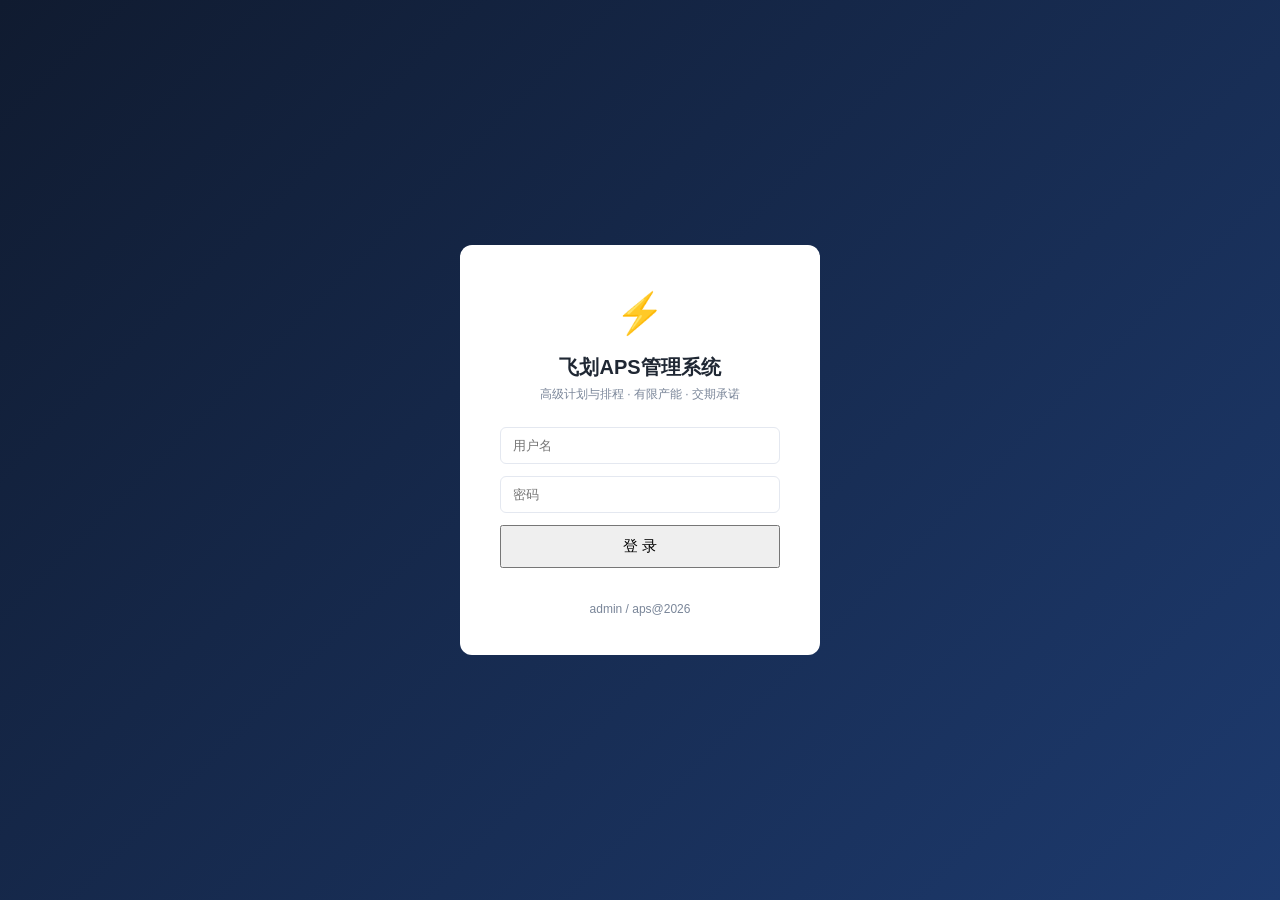
<file: frontend/index.html>
<!DOCTYPE html>
<html lang="zh-CN">
<head>
  <meta charset="UTF-8" />
  <meta name="viewport" content="width=device-width, initial-scale=1.0" />
  <title>飞划APS管理系统</title>
  <link rel="icon" href="favicon.svg" type="image/svg+xml" />
  <link rel="stylesheet" href="style.css" />
</head>
<body>
  <div id="sidebar">
    <div class="brand">⚡ 飞划APS</div>
    <div class="brand-sub">高级计划与排程</div>
    <nav id="nav"></nav>
    <div class="side-foot">
      <span id="who"></span>
      <button id="btn-logout" class="btn ghost sm">退出</button>
    </div>
  </div>
  <main id="main"><div class="empty">加载中…</div></main>
  <div id="modal-mask" class="modal-mask hidden"><div id="modal" class="modal"></div></div>
  <div id="toast" class="toast hidden"></div>
  <script src="app.js"></script>
  <script src="pages.js"></script>
  <script>boot();</script>
</body>
</html>
</file>
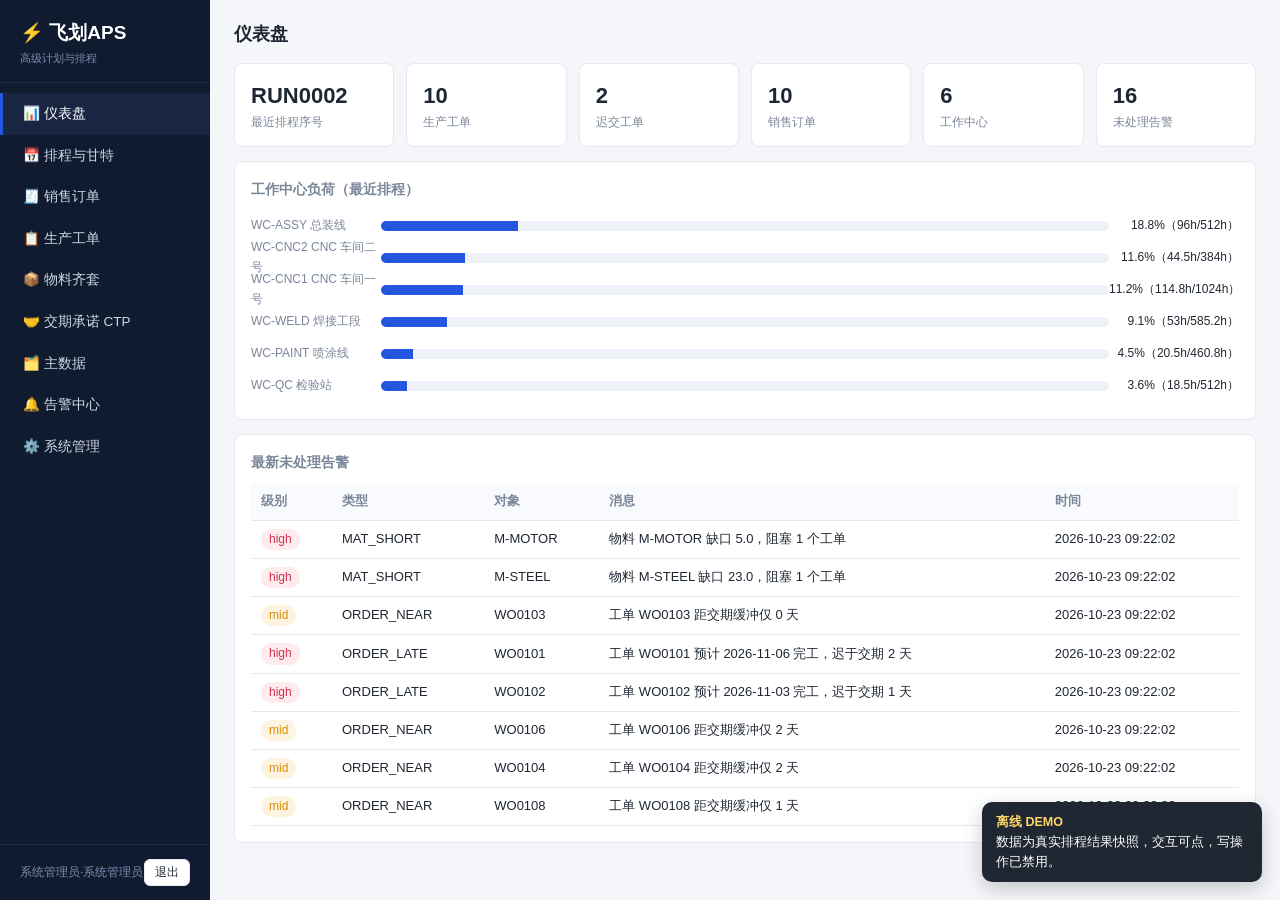
<file: demo/飞划APS系统Demo.html>
<!DOCTYPE html>
<html lang="zh-CN">
<head>
<meta charset="UTF-8" />
<meta name="viewport" content="width=device-width, initial-scale=1.0" />
<title>飞划APS管理系统 · 离线DEMO</title>
<link rel="icon" href="data:image/svg+xml,%3Csvg xmlns='http://www.w3.org/2000/svg' viewBox='0 0 32 32'%3E%3Ctext y='26' font-size='26'%3E%E2%9A%A1%3C/text%3E%3C/svg%3E" />
<style>
:root {
  --bg: #f4f6fa; --card: #fff; --line: #e4e8f0;
  --pri: #2456e0; --pri-d: #1c46b8; --ok: #18a058; --warn: #d98b00; --err: #d03050;
  --txt: #1f2733; --sub: #7a8699; --side: #101b30;
}
* { box-sizing: border-box; margin: 0; padding: 0; }
body { font: 14px/1.6 "PingFang SC","Microsoft YaHei",sans-serif; background: var(--bg); color: var(--txt); }
#app { display: flex; min-height: 100vh; }
#sidebar { width: 210px; background: var(--side); color: #cdd6e6; display: flex; flex-direction: column; position: fixed; top:0; bottom:0; left:0; z-index: 10;}
.brand { font-size: 19px; font-weight: 700; color: #fff; padding: 18px 20px 2px; }
.brand-sub { font-size: 11px; color: #7d8db0; padding: 0 20px 14px; border-bottom: 1px solid #1e2c48; }
#nav { flex: 1; padding: 10px 0; overflow-y: auto; }
#nav a { display: block; padding: 10px 20px; color: #cdd6e6; text-decoration: none; font-size: 13.5px; border-left: 3px solid transparent; }
#nav a:hover { background: #182644; color: #fff; }
#nav a.on { background: #182644; color: #fff; border-left-color: var(--pri); }
.side-foot { padding: 14px 20px; font-size: 12px; color: #7d8db0; border-top: 1px solid #1e2c48; display:flex; justify-content: space-between; align-items:center;}
#main { flex: 1; margin-left: 210px; padding: 20px 24px; }
h2.page { font-size: 18px; margin-bottom: 14px; }
.toolbar { display: flex; gap: 8px; margin-bottom: 12px; flex-wrap: wrap; align-items: center; }
.card { background: var(--card); border: 1px solid var(--line); border-radius: 8px; padding: 16px; margin-bottom: 14px; }
.card h3 { font-size: 14px; margin-bottom: 10px; color: var(--sub); font-weight: 600;}
table { width: 100%; border-collapse: collapse; background: #fff; }
.table-wrap { width: 100%; overflow-x: auto; }
th, td { padding: 8px 10px; border-bottom: 1px solid var(--line); text-align: left; font-size: 13px; white-space: nowrap;}
th { color: var(--sub); font-weight: 600; background: #f8fafd; }
tr:hover td { background: #f6f9ff; }
.btn { display:inline-block; background: var(--pri); color:#fff; border:none; padding:7px 14px; border-radius:6px; cursor:pointer; font-size:13px; }
.btn:hover { background: var(--pri-d); }
.btn.ghost { background:#fff; color:var(--txt); border:1px solid var(--line); }
.btn.sm { padding: 4px 10px; font-size: 12px; }
.btn.danger { background: var(--err); }
.btn:disabled { opacity:.5; cursor:not-allowed; }
input, select, textarea { padding: 7px 10px; border: 1px solid var(--line); border-radius: 6px; font-size: 13px; outline: none; background:#fff;}
input:focus, select:focus { border-color: var(--pri); }
.kpis { display: grid; grid-template-columns: repeat(auto-fit, minmax(160px, 1fr)); gap: 12px; margin-bottom: 14px; }
.kpi { background:#fff; border:1px solid var(--line); border-radius:8px; padding:14px 16px; }
.kpi .v { font-size: 22px; font-weight: 700; }
.kpi .t { font-size: 12px; color: var(--sub); }
.tag { display:inline-block; padding:1px 8px; border-radius: 10px; font-size: 12px; }
.tag.ok { background:#e8f7ef; color: var(--ok); }
.tag.warn { background:#fdf3e0; color: var(--warn); }
.tag.err { background:#fdebee; color: var(--err); }
.tag.info { background:#e8effd; color: var(--pri); }
.bar { height: 10px; background:#eef1f7; border-radius: 5px; overflow:hidden; min-width: 100px;}
.bar > i { display:block; height:100%; background: var(--pri); }
.bar > i.over { background: var(--err); }
.bar > i.warn { background: var(--warn); }
.hidden { display: none !important; }
.modal-mask { position: fixed; inset: 0; background: rgba(10,18,35,.45); z-index: 50; display:flex; align-items:center; justify-content:center;}
.modal { background:#fff; border-radius: 10px; padding: 20px; width: min(680px, 92vw); max-height: 86vh; overflow:auto; }
.modal h3 { margin-bottom: 12px; }
.modal .frow { display:flex; gap:10px; margin-bottom:10px; }
.modal .frow label { width: 96px; text-align:right; color:var(--sub); padding-top:7px; font-size:13px; flex-shrink:0;}
.modal .frow input, .modal .frow select { flex:1; }
.toast { position: fixed; top: 18px; left: 50%; transform: translateX(-50%); background:#1f2733; color:#fff; padding: 9px 20px; border-radius: 8px; z-index: 99; font-size: 13px;}
.empty { color: var(--sub); text-align:center; padding: 60px 0; }
/* gantt */
.gantt { overflow-x: auto; }
.g-row { display:flex; align-items:center; height: 30px; margin-bottom:2px; }
.g-label { width: 130px; flex-shrink:0; font-size:12px; color:var(--sub); }
.g-track { position:relative; flex:1; height: 24px; background: repeating-linear-gradient(90deg, #f0f3f9 0 1px, transparent 1px calc(100%/90)); background-color:#fafbfe; border-radius:4px; }
.g-bar { position:absolute; top:3px; height:18px; border-radius:4px; background: var(--pri); color:#fff; font-size:11px; line-height:18px; padding:0 6px; overflow:hidden; white-space:nowrap; cursor:default;}
.g-bar.late { background: var(--err); }
.g-bar.ok2 { background: var(--ok); }
/* login */
.login-body { display:flex; align-items:center; justify-content:center; min-height:100vh; background: linear-gradient(135deg,#101b30 0%, #1d3a6e 100%); }
.login-card { background:#fff; border-radius: 12px; padding: 36px 40px; width: 360px; text-align:center; }
.login-logo { font-size: 40px; }
.login-card h1 { font-size: 20px; margin: 6px 0 2px; }
.login-sub { color: var(--sub); font-size: 12px; margin-bottom: 22px; }
.login-card input { width: 100%; margin-bottom: 12px; padding: 10px 12px; }
.login-card button { width: 100%; padding: 10px; font-size: 15px; }
.login-err { color: var(--err); font-size: 12px; min-height: 18px; margin-top: 6px;}
.login-tip { color: var(--sub); font-size: 12px; margin-top: 8px; }
@media (max-width: 760px) {
  html, body { overflow-x: hidden; }
  #main { overflow-x: auto; }
  #sidebar { width: 56px; }
  .brand, .brand-sub { display: none; }
  #nav a { padding: 12px 0; text-align: center; font-size: 11px; }
  #main { margin-left: 56px; padding: 12px; }
  .side-foot { flex-direction: column; gap: 6px; }
}

.demo-tip { position:fixed; right:18px; bottom:18px; z-index:99; background:#1f2733; color:#fff;
  padding:10px 14px; border-radius:10px; font-size:12.5px; box-shadow:0 6px 20px rgba(0,0,0,.2);
  max-width:280px; line-height:1.6; }
.demo-tip b { color:#ffd666; }
</style>
</head>
<body>
<div id="sidebar">
  <div class="brand">⚡ 飞划APS</div>
  <div class="brand-sub">高级计划与排程</div>
  <nav id="nav"></nav>
  <div class="side-foot">
    <span id="who"></span>
    <button id="btn-logout" class="btn ghost sm">退出</button>
  </div>
</div>
<main id="main"><div class="empty">加载中…</div></main>
<div id="modal-mask" class="modal-mask hidden"><div id="modal" class="modal"></div></div>
<div id="toast" class="toast hidden"></div>
<div class="demo-tip"><b>离线 DEMO</b><br/>数据为真实排程结果快照，交互可点，写操作已禁用。</div>
<script>

/* ============ 离线 DEMO 运行时 ============ */
var MOCK = {"/api/health": {"brand": "飞划APS管理系统", "version": "1.0.0", "routes": 56, "workcenters": 6, "materials": 12, "products": 8, "sales_orders": 10, "work_orders": 10, "time": "2026-10-23 09:22:02"}, "/api/auth/me": {"username": "admin", "name": "系统管理员", "role": "admin", "roleLabel": "系统管理员", "perms": ["*"]}, "/api/alerts": [{"id": 16, "no": "AL0016", "atype": "MAT_SHORT", "level": "high", "target": "M-MOTOR", "message": "物料 M-MOTOR 缺口 5.0，阻塞 1 个工单", "value": 5.0, "threshold": 0.0, "status": "未处理", "period": "2026-10-23", "created_at": "2026-10-23 09:22:02"}, {"id": 15, "no": "AL0015", "atype": "MAT_SHORT", "level": "high", "target": "M-STEEL", "message": "物料 M-STEEL 缺口 23.0，阻塞 1 个工单", "value": 23.0, "threshold": 0.0, "status": "未处理", "period": "2026-10-23", "created_at": "2026-10-23 09:22:02"}, {"id": 14, "no": "AL0014", "atype": "ORDER_NEAR", "level": "mid", "target": "WO0103", "message": "工单 WO0103 距交期缓冲仅 0 天", "value": 0.0, "threshold": 3.0, "status": "未处理", "period": "2026-10-23", "created_at": "2026-10-23 09:22:02"}, {"id": 13, "no": "AL0013", "atype": "ORDER_LATE", "level": "high", "target": "WO0101", "message": "工单 WO0101 预计 2026-11-06 完工，迟于交期 2 天", "value": 2.0, "threshold": 0.0, "status": "未处理", "period": "2026-10-23", "created_at": "2026-10-23 09:22:02"}, {"id": 12, "no": "AL0012", "atype": "ORDER_LATE", "level": "high", "target": "WO0102", "message": "工单 WO0102 预计 2026-11-03 完工，迟于交期 1 天", "value": 1.0, "threshold": 0.0, "status": "未处理", "period": "2026-10-23", "created_at": "2026-10-23 09:22:02"}, {"id": 11, "no": "AL0011", "atype": "ORDER_NEAR", "level": "mid", "target": "WO0106", "message": "工单 WO0106 距交期缓冲仅 2 天", "value": 2.0, "threshold": 3.0, "status": "未处理", "period": "2026-10-23", "created_at": "2026-10-23 09:22:02"}, {"id": 10, "no": "AL0010", "atype": "ORDER_NEAR", "level": "mid", "target": "WO0104", "message": "工单 WO0104 距交期缓冲仅 2 天", "value": 2.0, "threshold": 3.0, "status": "未处理", "period": "2026-10-23", "created_at": "2026-10-23 09:22:02"}, {"id": 9, "no": "AL0009", "atype": "ORDER_NEAR", "level": "mid", "target": "WO0108", "message": "工单 WO0108 距交期缓冲仅 1 天", "value": 1.0, "threshold": 3.0, "status": "未处理", "period": "2026-10-23", "created_at": "2026-10-23 09:22:02"}, {"id": 8, "no": "AL0008", "atype": "MAT_SHORT", "level": "high", "target": "M-MOTOR", "message": "物料 M-MOTOR 缺口 5.0，阻塞 1 个工单", "value": 5.0, "threshold": 0.0, "status": "未处理", "period": "2026-10-23", "created_at": "2026-10-23 09:22:02"}, {"id": 7, "no": "AL0007", "atype": "MAT_SHORT", "level": "high", "target": "M-STEEL", "message": "物料 M-STEEL 缺口 23.0，阻塞 1 个工单", "value": 23.0, "threshold": 0.0, "status": "未处理", "period": "2026-10-23", "created_at": "2026-10-23 09:22:02"}, {"id": 6, "no": "AL0006", "atype": "ORDER_NEAR", "level": "mid", "target": "WO0103", "message": "工单 WO0103 距交期缓冲仅 0 天", "value": 0.0, "threshold": 3.0, "status": "未处理", "period": "2026-10-23", "created_at": "2026-10-23 09:22:02"}, {"id": 5, "no": "AL0005", "atype": "ORDER_LATE", "level": "high", "target": "WO0101", "message": "工单 WO0101 预计 2026-11-06 完工，迟于交期 2 天", "value": 2.0, "threshold": 0.0, "status": "未处理", "period": "2026-10-23", "created_at": "2026-10-23 09:22:02"}, {"id": 4, "no": "AL0004", "atype": "ORDER_LATE", "level": "high", "target": "WO0102", "message": "工单 WO0102 预计 2026-11-03 完工，迟于交期 1 天", "value": 1.0, "threshold": 0.0, "status": "未处理", "period": "2026-10-23", "created_at": "2026-10-23 09:22:02"}, {"id": 3, "no": "AL0003", "atype": "ORDER_NEAR", "level": "mid", "target": "WO0106", "message": "工单 WO0106 距交期缓冲仅 2 天", "value": 2.0, "threshold": 3.0, "status": "未处理", "period": "2026-10-23", "created_at": "2026-10-23 09:22:02"}, {"id": 2, "no": "AL0002", "atype": "ORDER_NEAR", "level": "mid", "target": "WO0104", "message": "工单 WO0104 距交期缓冲仅 2 天", "value": 2.0, "threshold": 3.0, "status": "未处理", "period": "2026-10-23", "created_at": "2026-10-23 09:22:02"}, {"id": 1, "no": "AL0001", "atype": "ORDER_NEAR", "level": "mid", "target": "WO0108", "message": "工单 WO0108 距交期缓冲仅 1 天", "value": 1.0, "threshold": 3.0, "status": "未处理", "period": "2026-10-23", "created_at": "2026-10-23 09:22:02"}], "/api/plan/latest": {"run": {"run_no": "RUN0002", "rule": "EDD", "start_date": "2026-10-23", "horizon_days": 90, "wo_count": 10, "late_count": 2, "bottleneck_wc": "WC-ASSY", "run_by": "admin", "run_at": "2026-10-23 09:22:02"}, "ops": [{"id": 48, "run_id": 2, "wo": "WO0101", "seq": 10, "wc": "WC-CNC1", "hours": 16.0, "start_date": "2026-10-26", "start_h": 17.0, "end_date": "2026-10-27", "end_h": 17.0}, {"id": 49, "run_id": 2, "wo": "WO0101", "seq": 20, "wc": "WC-WELD", "hours": 13.0, "start_date": "2026-10-27", "start_h": 8.0, "end_date": "2026-10-28", "end_h": 13.4}, {"id": 50, "run_id": 2, "wo": "WO0101", "seq": 30, "wc": "WC-PAINT", "hours": 6.0, "start_date": "2026-10-29", "start_h": 8.0, "end_date": "2026-10-29", "end_h": 14.0}, {"id": 51, "run_id": 2, "wo": "WO0101", "seq": 40, "wc": "WC-ASSY", "hours": 22.0, "start_date": "2026-11-03", "start_h": 11.0, "end_date": "2026-11-06", "end_h": 9.0}, {"id": 52, "run_id": 2, "wo": "WO0101", "seq": 50, "wc": "WC-QC", "hours": 3.0, "start_date": "2026-11-06", "start_h": 8.0, "end_date": "2026-11-06", "end_h": 11.0}, {"id": 45, "run_id": 2, "wo": "WO0102", "seq": 10, "wc": "WC-CNC2", "hours": 15.0, "start_date": "2026-10-28", "start_h": 13.0, "end_date": "2026-11-02", "end_h": 10.0}, {"id": 46, "run_id": 2, "wo": "WO0102", "seq": 20, "wc": "WC-ASSY", "hours": 11.0, "start_date": "2026-11-02", "start_h": 8.0, "end_date": "2026-11-03", "end_h": 11.0}, {"id": 47, "run_id": 2, "wo": "WO0102", "seq": 30, "wc": "WC-QC", "hours": 3.4, "start_date": "2026-11-03", "start_h": 8.0, "end_date": "2026-11-03", "end_h": 11.4}, {"id": 57, "run_id": 2, "wo": "WO0103", "seq": 10, "wc": "WC-CNC1", "hours": 17.0, "start_date": "2026-10-30", "start_h": 9.5, "end_date": "2026-11-02", "end_h": 10.5}, {"id": 58, "run_id": 2, "wo": "WO0103", "seq": 20, "wc": "WC-WELD", "hours": 13.0, "start_date": "2026-11-02", "start_h": 11.8, "end_date": "2026-11-04", "end_h": 9.6}, {"id": 59, "run_id": 2, "wo": "WO0103", "seq": 30, "wc": "WC-CNC2", "hours": 6.5, "start_date": "2026-11-05", "start_h": 8.0, "end_date": "2026-11-06", "end_h": 8.5}, {"id": 60, "run_id": 2, "wo": "WO0103", "seq": 40, "wc": "WC-ASSY", "hours": 23.0, "start_date": "2026-11-06", "start_h": 9.0, "end_date": "2026-11-10", "end_h": 16.0}, {"id": 61, "run_id": 2, "wo": "WO0103", "seq": 50, "wc": "WC-QC", "hours": 4.4, "start_date": "2026-11-10", "start_h": 8.0, "end_date": "2026-11-10", "end_h": 12.4}, {"id": 40, "run_id": 2, "wo": "WO0104", "seq": 10, "wc": "WC-CNC2", "hours": 14.0, "start_date": "2026-10-26", "start_h": 11.0, "end_date": "2026-10-28", "end_h": 13.0}, {"id": 41, "run_id": 2, "wo": "WO0104", "seq": 20, "wc": "WC-ASSY", "hours": 9.0, "start_date": "2026-10-28", "start_h": 14.0, "end_date": "2026-10-29", "end_h": 15.0}, {"id": 42, "run_id": 2, "wo": "WO0104", "seq": 30, "wc": "WC-QC", "hours": 3.5, "start_date": "2026-10-29", "start_h": 8.0, "end_date": "2026-10-29", "end_h": 11.5}, {"id": 55, "run_id": 2, "wo": "WO0105", "seq": 10, "wc": "WC-CNC1", "hours": 25.0, "start_date": "2026-10-28", "start_h": 16.5, "end_date": "2026-10-30", "end_h": 9.5}, {"id": 56, "run_id": 2, "wo": "WO0105", "seq": 20, "wc": "WC-WELD", "hours": 19.0, "start_date": "2026-10-30", "start_h": 8.0, "end_date": "2026-11-02", "end_h": 11.8}, {"id": 43, "run_id": 2, "wo": "WO0106", "seq": 10, "wc": "WC-CNC1", "hours": 15.0, "start_date": "2026-10-23", "start_h": 18.0, "end_date": "2026-10-26", "end_h": 17.0}, {"id": 44, "run_id": 2, "wo": "WO0106", "seq": 20, "wc": "WC-ASSY", "hours": 10.5, "start_date": "2026-10-26", "start_h": 14.5, "end_date": "2026-10-30", "end_h": 16.0}, {"id": 37, "run_id": 2, "wo": "WO0107", "seq": 10, "wc": "WC-CNC2", "hours": 9.0, "start_date": "2026-10-23", "start_h": 8.0, "end_date": "2026-10-26", "end_h": 11.0}, {"id": 38, "run_id": 2, "wo": "WO0107", "seq": 20, "wc": "WC-ASSY", "hours": 6.5, "start_date": "2026-10-26", "start_h": 8.0, "end_date": "2026-10-26", "end_h": 14.5}, {"id": 39, "run_id": 2, "wo": "WO0107", "seq": 30, "wc": "WC-QC", "hours": 2.2, "start_date": "2026-10-26", "start_h": 8.0, "end_date": "2026-10-26", "end_h": 10.2}, {"id": 32, "run_id": 2, "wo": "WO0108", "seq": 10, "wc": "WC-CNC1", "hours": 10.0, "start_date": "2026-10-23", "start_h": 8.0, "end_date": "2026-10-23", "end_h": 18.0}, {"id": 33, "run_id": 2, "wo": "WO0108", "seq": 20, "wc": "WC-WELD", "hours": 8.0, "start_date": "2026-10-23", "start_h": 8.0, "end_date": "2026-10-24", "end_h": 8.4}, {"id": 34, "run_id": 2, "wo": "WO0108", "seq": 30, "wc": "WC-PAINT", "hours": 4.0, "start_date": "2026-10-26", "start_h": 8.0, "end_date": "2026-10-26", "end_h": 12.0}, {"id": 35, "run_id": 2, "wo": "WO0108", "seq": 40, "wc": "WC-ASSY", "hours": 14.0, "start_date": "2026-10-27", "start_h": 8.0, "end_date": "2026-10-28", "end_h": 14.0}, {"id": 36, "run_id": 2, "wo": "WO0108", "seq": 50, "wc": "WC-QC", "hours": 2.0, "start_date": "2026-10-28", "start_h": 8.0, "end_date": "2026-10-28", "end_h": 10.0}, {"id": 53, "run_id": 2, "wo": "WO0109", "seq": 10, "wc": "WC-CNC1", "hours": 15.5, "start_date": "2026-10-27", "start_h": 17.0, "end_date": "2026-10-28", "end_h": 16.5}, {"id": 54, "run_id": 2, "wo": "WO0109", "seq": 20, "wc": "WC-PAINT", "hours": 10.5, "start_date": "2026-10-28", "start_h": 8.0, "end_date": "2026-10-30", "end_h": 10.1}, {"id": 62, "run_id": 2, "wo": "WO0110", "seq": 10, "wc": "WC-CNC1", "hours": 16.3, "start_date": "2026-11-02", "start_h": 10.5, "end_date": "2026-11-03", "end_h": 10.8}], "loads": [{"wc": "WC-ASSY", "name": "总装线", "capacity_h": 512.0, "load_h": 96.0, "utilization": 0.1875, "free_h": 416.0, "rank": 1, "level": "ok"}, {"wc": "WC-CNC2", "name": "CNC 车间二号", "capacity_h": 384.0, "load_h": 44.5, "utilization": 0.1159, "free_h": 339.5, "rank": 2}, {"wc": "WC-CNC1", "name": "CNC 车间一号", "capacity_h": 1024.0, "load_h": 114.8, "utilization": 0.1121, "free_h": 909.2, "rank": 3}, {"wc": "WC-WELD", "name": "焊接工段", "capacity_h": 585.2, "load_h": 53.0, "utilization": 0.0906, "free_h": 532.2, "rank": 4}, {"wc": "WC-PAINT", "name": "喷涂线", "capacity_h": 460.8, "load_h": 20.5, "utilization": 0.0445, "free_h": 440.3, "rank": 5}, {"wc": "WC-QC", "name": "检验站", "capacity_h": 512.0, "load_h": 18.5, "utilization": 0.0361, "free_h": 493.5, "rank": 6}], "kit": [{"wo": "WO0108", "product": "P-CONV", "kit_ok": true, "shortage": [], "need": {"M-STEEL": 8.0, "M-BEAR": 16.0, "M-MOTOR": 4.0, "M-SCREW": 4.0, "M-PKG": 2.0}}, {"wo": "WO0107", "product": "P-MIXER", "kit_ok": true, "shortage": [], "need": {"M-BLANK": 3.0, "M-MOTOR": 3.0, "M-SEAL": 6.0, "M-SCREW": 3.0, "M-PKG": 3.0}}, {"wo": "WO0104", "product": "P-FAN", "kit_ok": true, "shortage": [], "need": {"M-BLANK": 10.0, "M-BEAR": 20.0, "M-MOTOR": 10.0, "M-SCREW": 10.0}}, {"wo": "WO0106", "product": "P-TROLLEY", "kit_ok": true, "shortage": [], "need": {"M-STEEL": 20.0, "M-GEAR": 20.0, "M-SCREW": 20.0}}, {"wo": "WO0102", "product": "P-MIXER", "kit_ok": true, "shortage": [], "need": {"M-BLANK": 6.0, "M-MOTOR": 6.0, "M-SEAL": 12.0, "M-SCREW": 6.0, "M-PKG": 6.0}}, {"wo": "WO0101", "product": "P-CONV", "kit_ok": false, "shortage": [{"material": "M-MOTOR", "need": 8.0, "stock": 3.0, "gap": 5.0}], "need": {"M-STEEL": 16.0, "M-BEAR": 32.0, "M-MOTOR": 8.0, "M-SCREW": 8.0, "M-PKG": 4.0}}, {"wo": "WO0109", "product": "P-GUARD", "kit_ok": true, "shortage": [], "need": {"M-STEEL": 25.0, "M-PAINT": 5.0}}, {"wo": "WO0105", "product": "P-RACK", "kit_ok": false, "shortage": [{"material": "M-STEEL", "need": 90.0, "stock": 67.0, "gap": 23.0}], "need": {"M-STEEL": 90.0, "M-SCREW": 30.0}}, {"wo": "WO0103", "product": "P-LIFTER", "kit_ok": true, "shortage": [], "need": {"M-STEEL": 18.0, "M-SEAL": 12.0, "M-PLCX": 3.0, "M-SCREW": 6.0, "M-PKG": 3.0}}, {"wo": "WO0110", "product": "P-BRACKET", "kit_ok": true, "shortage": [], "need": {"M-STEEL": 16.0}}], "shortage": {"M-BLANK": 21.0, "M-STEEL": 33.0, "M-BEAR": 54.0, "M-MOTOR": 3.0, "M-PLCX": 19.0, "M-WIRE": 60.0, "M-PAINT": 25.0, "M-SCREW": 151.0, "M-SEAL": 25.0, "M-GEAR": 10.0, "M-SENSOR": 80.0, "M-PKG": 11.0}}, "/api/plan/overview": {"run": {"run_no": "RUN0002", "rule": "EDD", "start_date": "2026-10-23", "horizon_days": 90, "wo_count": 10, "late_count": 2, "bottleneck_wc": "WC-ASSY", "run_by": "admin", "run_at": "2026-10-23 09:22:02"}, "loads": [{"wc": "WC-ASSY", "name": "总装线", "capacity_h": 512.0, "load_h": 96.0, "utilization": 0.1875, "free_h": 416.0, "rank": 1, "level": "ok"}, {"wc": "WC-CNC2", "name": "CNC 车间二号", "capacity_h": 384.0, "load_h": 44.5, "utilization": 0.1159, "free_h": 339.5, "rank": 2}, {"wc": "WC-CNC1", "name": "CNC 车间一号", "capacity_h": 1024.0, "load_h": 114.8, "utilization": 0.1121, "free_h": 909.2, "rank": 3}, {"wc": "WC-WELD", "name": "焊接工段", "capacity_h": 585.2, "load_h": 53.0, "utilization": 0.0906, "free_h": 532.2, "rank": 4}, {"wc": "WC-PAINT", "name": "喷涂线", "capacity_h": 460.8, "load_h": 20.5, "utilization": 0.0445, "free_h": 440.3, "rank": 5}, {"wc": "WC-QC", "name": "检验站", "capacity_h": 512.0, "load_h": 18.5, "utilization": 0.0361, "free_h": 493.5, "rank": 6}], "bottleneck": {"wc": "WC-ASSY"}}, "/api/plan/gantt": {"run_no": "RUN0002", "start_date": "2026-10-23", "horizon_days": 90, "by_wc": {"WC-CNC1": [{"id": 43, "run_id": 2, "wo": "WO0106", "seq": 10, "wc": "WC-CNC1", "hours": 15.0, "start_date": "2026-10-23", "start_h": 18.0, "end_date": "2026-10-26", "end_h": 17.0}, {"id": 32, "run_id": 2, "wo": "WO0108", "seq": 10, "wc": "WC-CNC1", "hours": 10.0, "start_date": "2026-10-23", "start_h": 8.0, "end_date": "2026-10-23", "end_h": 18.0}, {"id": 48, "run_id": 2, "wo": "WO0101", "seq": 10, "wc": "WC-CNC1", "hours": 16.0, "start_date": "2026-10-26", "start_h": 17.0, "end_date": "2026-10-27", "end_h": 17.0}, {"id": 53, "run_id": 2, "wo": "WO0109", "seq": 10, "wc": "WC-CNC1", "hours": 15.5, "start_date": "2026-10-27", "start_h": 17.0, "end_date": "2026-10-28", "end_h": 16.5}, {"id": 55, "run_id": 2, "wo": "WO0105", "seq": 10, "wc": "WC-CNC1", "hours": 25.0, "start_date": "2026-10-28", "start_h": 16.5, "end_date": "2026-10-30", "end_h": 9.5}, {"id": 57, "run_id": 2, "wo": "WO0103", "seq": 10, "wc": "WC-CNC1", "hours": 17.0, "start_date": "2026-10-30", "start_h": 9.5, "end_date": "2026-11-02", "end_h": 10.5}, {"id": 62, "run_id": 2, "wo": "WO0110", "seq": 10, "wc": "WC-CNC1", "hours": 16.3, "start_date": "2026-11-02", "start_h": 10.5, "end_date": "2026-11-03", "end_h": 10.8}], "WC-CNC2": [{"id": 37, "run_id": 2, "wo": "WO0107", "seq": 10, "wc": "WC-CNC2", "hours": 9.0, "start_date": "2026-10-23", "start_h": 8.0, "end_date": "2026-10-26", "end_h": 11.0}, {"id": 40, "run_id": 2, "wo": "WO0104", "seq": 10, "wc": "WC-CNC2", "hours": 14.0, "start_date": "2026-10-26", "start_h": 11.0, "end_date": "2026-10-28", "end_h": 13.0}, {"id": 45, "run_id": 2, "wo": "WO0102", "seq": 10, "wc": "WC-CNC2", "hours": 15.0, "start_date": "2026-10-28", "start_h": 13.0, "end_date": "2026-11-02", "end_h": 10.0}, {"id": 59, "run_id": 2, "wo": "WO0103", "seq": 30, "wc": "WC-CNC2", "hours": 6.5, "start_date": "2026-11-05", "start_h": 8.0, "end_date": "2026-11-06", "end_h": 8.5}], "WC-WELD": [{"id": 33, "run_id": 2, "wo": "WO0108", "seq": 20, "wc": "WC-WELD", "hours": 8.0, "start_date": "2026-10-23", "start_h": 8.0, "end_date": "2026-10-24", "end_h": 8.4}, {"id": 49, "run_id": 2, "wo": "WO0101", "seq": 20, "wc": "WC-WELD", "hours": 13.0, "start_date": "2026-10-27", "start_h": 8.0, "end_date": "2026-10-28", "end_h": 13.4}, {"id": 56, "run_id": 2, "wo": "WO0105", "seq": 20, "wc": "WC-WELD", "hours": 19.0, "start_date": "2026-10-30", "start_h": 8.0, "end_date": "2026-11-02", "end_h": 11.8}, {"id": 58, "run_id": 2, "wo": "WO0103", "seq": 20, "wc": "WC-WELD", "hours": 13.0, "start_date": "2026-11-02", "start_h": 11.8, "end_date": "2026-11-04", "end_h": 9.6}], "WC-ASSY": [{"id": 44, "run_id": 2, "wo": "WO0106", "seq": 20, "wc": "WC-ASSY", "hours": 10.5, "start_date": "2026-10-26", "start_h": 14.5, "end_date": "2026-10-30", "end_h": 16.0}, {"id": 38, "run_id": 2, "wo": "WO0107", "seq": 20, "wc": "WC-ASSY", "hours": 6.5, "start_date": "2026-10-26", "start_h": 8.0, "end_date": "2026-10-26", "end_h": 14.5}, {"id": 35, "run_id": 2, "wo": "WO0108", "seq": 40, "wc": "WC-ASSY", "hours": 14.0, "start_date": "2026-10-27", "start_h": 8.0, "end_date": "2026-10-28", "end_h": 14.0}, {"id": 41, "run_id": 2, "wo": "WO0104", "seq": 20, "wc": "WC-ASSY", "hours": 9.0, "start_date": "2026-10-28", "start_h": 14.0, "end_date": "2026-10-29", "end_h": 15.0}, {"id": 46, "run_id": 2, "wo": "WO0102", "seq": 20, "wc": "WC-ASSY", "hours": 11.0, "start_date": "2026-11-02", "start_h": 8.0, "end_date": "2026-11-03", "end_h": 11.0}, {"id": 51, "run_id": 2, "wo": "WO0101", "seq": 40, "wc": "WC-ASSY", "hours": 22.0, "start_date": "2026-11-03", "start_h": 11.0, "end_date": "2026-11-06", "end_h": 9.0}, {"id": 60, "run_id": 2, "wo": "WO0103", "seq": 40, "wc": "WC-ASSY", "hours": 23.0, "start_date": "2026-11-06", "start_h": 9.0, "end_date": "2026-11-10", "end_h": 16.0}], "WC-PAINT": [{"id": 34, "run_id": 2, "wo": "WO0108", "seq": 30, "wc": "WC-PAINT", "hours": 4.0, "start_date": "2026-10-26", "start_h": 8.0, "end_date": "2026-10-26", "end_h": 12.0}, {"id": 54, "run_id": 2, "wo": "WO0109", "seq": 20, "wc": "WC-PAINT", "hours": 10.5, "start_date": "2026-10-28", "start_h": 8.0, "end_date": "2026-10-30", "end_h": 10.1}, {"id": 50, "run_id": 2, "wo": "WO0101", "seq": 30, "wc": "WC-PAINT", "hours": 6.0, "start_date": "2026-10-29", "start_h": 8.0, "end_date": "2026-10-29", "end_h": 14.0}], "WC-QC": [{"id": 39, "run_id": 2, "wo": "WO0107", "seq": 30, "wc": "WC-QC", "hours": 2.2, "start_date": "2026-10-26", "start_h": 8.0, "end_date": "2026-10-26", "end_h": 10.2}, {"id": 36, "run_id": 2, "wo": "WO0108", "seq": 50, "wc": "WC-QC", "hours": 2.0, "start_date": "2026-10-28", "start_h": 8.0, "end_date": "2026-10-28", "end_h": 10.0}, {"id": 42, "run_id": 2, "wo": "WO0104", "seq": 30, "wc": "WC-QC", "hours": 3.5, "start_date": "2026-10-29", "start_h": 8.0, "end_date": "2026-10-29", "end_h": 11.5}, {"id": 47, "run_id": 2, "wo": "WO0102", "seq": 30, "wc": "WC-QC", "hours": 3.4, "start_date": "2026-11-03", "start_h": 8.0, "end_date": "2026-11-03", "end_h": 11.4}, {"id": 52, "run_id": 2, "wo": "WO0101", "seq": 50, "wc": "WC-QC", "hours": 3.0, "start_date": "2026-11-06", "start_h": 8.0, "end_date": "2026-11-06", "end_h": 11.0}, {"id": 61, "run_id": 2, "wo": "WO0103", "seq": 50, "wc": "WC-QC", "hours": 4.4, "start_date": "2026-11-10", "start_h": 8.0, "end_date": "2026-11-10", "end_h": 12.4}]}, "work_orders": {"WO0101": {"no": "WO0101", "product": "P-CONV", "qty": 4.0, "due_date": "2026-11-04", "status": "排产中"}, "WO0102": {"no": "WO0102", "product": "P-MIXER", "qty": 6.0, "due_date": "2026-11-02", "status": "排产中"}, "WO0103": {"no": "WO0103", "product": "P-LIFTER", "qty": 3.0, "due_date": "2026-11-10", "status": "排产中"}, "WO0104": {"no": "WO0104", "product": "P-FAN", "qty": 10.0, "due_date": "2026-10-31", "status": "排产中"}, "WO0105": {"no": "WO0105", "product": "P-RACK", "qty": 30.0, "due_date": "2026-11-07", "status": "排产中"}, "WO0106": {"no": "WO0106", "product": "P-TROLLEY", "qty": 20.0, "due_date": "2026-11-01", "status": "排产中"}, "WO0107": {"no": "WO0107", "product": "P-MIXER", "qty": 3.0, "due_date": "2026-10-30", "status": "排产中"}, "WO0108": {"no": "WO0108", "product": "P-CONV", "qty": 2.0, "due_date": "2026-10-29", "status": "排产中"}, "WO0109": {"no": "WO0109", "product": "P-GUARD", "qty": 50.0, "due_date": "2026-11-06", "status": "排产中"}, "WO0110": {"no": "WO0110", "product": "P-BRACKET", "qty": 80.0, "due_date": "2026-11-12", "status": "排产中"}}}, "/api/plan/load": {"run_no": "RUN0002", "loads": [{"wc": "WC-ASSY", "name": "总装线", "capacity_h": 512.0, "load_h": 96.0, "utilization": 0.1875, "free_h": 416.0, "rank": 1, "level": "ok"}, {"wc": "WC-CNC2", "name": "CNC 车间二号", "capacity_h": 384.0, "load_h": 44.5, "utilization": 0.1159, "free_h": 339.5, "rank": 2}, {"wc": "WC-CNC1", "name": "CNC 车间一号", "capacity_h": 1024.0, "load_h": 114.8, "utilization": 0.1121, "free_h": 909.2, "rank": 3}, {"wc": "WC-WELD", "name": "焊接工段", "capacity_h": 585.2, "load_h": 53.0, "utilization": 0.0906, "free_h": 532.2, "rank": 4}, {"wc": "WC-PAINT", "name": "喷涂线", "capacity_h": 460.8, "load_h": 20.5, "utilization": 0.0445, "free_h": 440.3, "rank": 5}, {"wc": "WC-QC", "name": "检验站", "capacity_h": 512.0, "load_h": 18.5, "utilization": 0.0361, "free_h": 493.5, "rank": 6}], "bottleneck": {"wc": "WC-ASSY"}}, "/api/plan/run": {"run_no": "RUN0002", "run_id": 2, "rule": "EDD", "start": "2026-10-23", "wo_count": 10, "late_count": 2, "bottleneck": {"wc": "WC-ASSY", "name": "总装线", "capacity_h": 512.0, "load_h": 96.0, "utilization": 0.1875, "free_h": 416.0, "rank": 1, "level": "ok"}, "loads": [{"wc": "WC-ASSY", "name": "总装线", "capacity_h": 512.0, "load_h": 96.0, "utilization": 0.1875, "free_h": 416.0, "rank": 1, "level": "ok"}, {"wc": "WC-CNC2", "name": "CNC 车间二号", "capacity_h": 384.0, "load_h": 44.5, "utilization": 0.1159, "free_h": 339.5, "rank": 2}, {"wc": "WC-CNC1", "name": "CNC 车间一号", "capacity_h": 1024.0, "load_h": 114.8, "utilization": 0.1121, "free_h": 909.2, "rank": 3}, {"wc": "WC-WELD", "name": "焊接工段", "capacity_h": 585.2, "load_h": 53.0, "utilization": 0.0906, "free_h": 532.2, "rank": 4}, {"wc": "WC-PAINT", "name": "喷涂线", "capacity_h": 460.8, "load_h": 20.5, "utilization": 0.0445, "free_h": 440.3, "rank": 5}, {"wc": "WC-QC", "name": "检验站", "capacity_h": 512.0, "load_h": 18.5, "utilization": 0.0361, "free_h": 493.5, "rank": 6}], "results": [{"wo": "WO0108", "product": "P-CONV", "qty": 2.0, "due_date": "2026-10-29", "priority": 1, "total_hours": 38.0, "start": "2026-10-23", "end": "2026-10-28", "late_days": 0, "late": false, "feasible": true, "ops": [{"seq": 10, "wc": "WC-CNC1", "hours": 10.0, "start": "2026-10-23", "start_h": 8.0, "end": "2026-10-23", "end_h": 18.0}, {"seq": 20, "wc": "WC-WELD", "hours": 8.0, "start": "2026-10-23", "start_h": 8.0, "end": "2026-10-24", "end_h": 8.4}, {"seq": 30, "wc": "WC-PAINT", "hours": 4.0, "start": "2026-10-26", "start_h": 8.0, "end": "2026-10-26", "end_h": 12.0}, {"seq": 40, "wc": "WC-ASSY", "hours": 14.0, "start": "2026-10-27", "start_h": 8.0, "end": "2026-10-28", "end_h": 14.0}, {"seq": 50, "wc": "WC-QC", "hours": 2.0, "start": "2026-10-28", "start_h": 8.0, "end": "2026-10-28", "end_h": 10.0}]}, {"wo": "WO0107", "product": "P-MIXER", "qty": 3.0, "due_date": "2026-10-30", "priority": 1, "total_hours": 17.7, "start": "2026-10-23", "end": "2026-10-26", "late_days": 0, "late": false, "feasible": true, "ops": [{"seq": 10, "wc": "WC-CNC2", "hours": 9.0, "start": "2026-10-23", "start_h": 8.0, "end": "2026-10-26", "end_h": 11.0}, {"seq": 20, "wc": "WC-ASSY", "hours": 6.5, "start": "2026-10-26", "start_h": 8.0, "end": "2026-10-26", "end_h": 14.5}, {"seq": 30, "wc": "WC-QC", "hours": 2.2, "start": "2026-10-26", "start_h": 8.0, "end": "2026-10-26", "end_h": 10.2}]}, {"wo": "WO0104", "product": "P-FAN", "qty": 10.0, "due_date": "2026-10-31", "priority": 3, "total_hours": 26.5, "start": "2026-10-26", "end": "2026-10-29", "late_days": 0, "late": false, "feasible": true, "ops": [{"seq": 10, "wc": "WC-CNC2", "hours": 14.0, "start": "2026-10-26", "start_h": 11.0, "end": "2026-10-28", "end_h": 13.0}, {"seq": 20, "wc": "WC-ASSY", "hours": 9.0, "start": "2026-10-28", "start_h": 14.0, "end": "2026-10-29", "end_h": 15.0}, {"seq": 30, "wc": "WC-QC", "hours": 3.5, "start": "2026-10-29", "start_h": 8.0, "end": "2026-10-29", "end_h": 11.5}]}, {"wo": "WO0106", "product": "P-TROLLEY", "qty": 20.0, "due_date": "2026-11-01", "priority": 3, "total_hours": 25.5, "start": "2026-10-23", "end": "2026-10-30", "late_days": 0, "late": false, "feasible": true, "ops": [{"seq": 10, "wc": "WC-CNC1", "hours": 15.0, "start": "2026-10-23", "start_h": 18.0, "end": "2026-10-26", "end_h": 17.0}, {"seq": 20, "wc": "WC-ASSY", "hours": 10.5, "start": "2026-10-26", "start_h": 14.5, "end": "2026-10-30", "end_h": 16.0}]}, {"wo": "WO0102", "product": "P-MIXER", "qty": 6.0, "due_date": "2026-11-02", "priority": 3, "total_hours": 29.4, "start": "2026-10-28", "end": "2026-11-03", "late_days": 1, "late": true, "feasible": true, "ops": [{"seq": 10, "wc": "WC-CNC2", "hours": 15.0, "start": "2026-10-28", "start_h": 13.0, "end": "2026-11-02", "end_h": 10.0}, {"seq": 20, "wc": "WC-ASSY", "hours": 11.0, "start": "2026-11-02", "start_h": 8.0, "end": "2026-11-03", "end_h": 11.0}, {"seq": 30, "wc": "WC-QC", "hours": 3.4, "start": "2026-11-03", "start_h": 8.0, "end": "2026-11-03", "end_h": 11.4}]}, {"wo": "WO0101", "product": "P-CONV", "qty": 4.0, "due_date": "2026-11-04", "priority": 2, "total_hours": 60.0, "start": "2026-10-26", "end": "2026-11-06", "late_days": 2, "late": true, "feasible": true, "ops": [{"seq": 10, "wc": "WC-CNC1", "hours": 16.0, "start": "2026-10-26", "start_h": 17.0, "end": "2026-10-27", "end_h": 17.0}, {"seq": 20, "wc": "WC-WELD", "hours": 13.0, "start": "2026-10-27", "start_h": 8.0, "end": "2026-10-28", "end_h": 13.4}, {"seq": 30, "wc": "WC-PAINT", "hours": 6.0, "start": "2026-10-29", "start_h": 8.0, "end": "2026-10-29", "end_h": 14.0}, {"seq": 40, "wc": "WC-ASSY", "hours": 22.0, "start": "2026-11-03", "start_h": 11.0, "end": "2026-11-06", "end_h": 9.0}, {"seq": 50, "wc": "WC-QC", "hours": 3.0, "start": "2026-11-06", "start_h": 8.0, "end": "2026-11-06", "end_h": 11.0}]}, {"wo": "WO0109", "product": "P-GUARD", "qty": 50.0, "due_date": "2026-11-06", "priority": 3, "total_hours": 26.0, "start": "2026-10-27", "end": "2026-10-30", "late_days": 0, "late": false, "feasible": true, "ops": [{"seq": 10, "wc": "WC-CNC1", "hours": 15.5, "start": "2026-10-27", "start_h": 17.0, "end": "2026-10-28", "end_h": 16.5}, {"seq": 20, "wc": "WC-PAINT", "hours": 10.5, "start": "2026-10-28", "start_h": 8.0, "end": "2026-10-30", "end_h": 10.1}]}, {"wo": "WO0105", "product": "P-RACK", "qty": 30.0, "due_date": "2026-11-07", "priority": 3, "total_hours": 44.0, "start": "2026-10-28", "end": "2026-11-02", "late_days": 0, "late": false, "feasible": true, "ops": [{"seq": 10, "wc": "WC-CNC1", "hours": 25.0, "start": "2026-10-28", "start_h": 16.5, "end": "2026-10-30", "end_h": 9.5}, {"seq": 20, "wc": "WC-WELD", "hours": 19.0, "start": "2026-10-30", "start_h": 8.0, "end": "2026-11-02", "end_h": 11.8}]}, {"wo": "WO0103", "product": "P-LIFTER", "qty": 3.0, "due_date": "2026-11-10", "priority": 2, "total_hours": 63.9, "start": "2026-10-30", "end": "2026-11-10", "late_days": 0, "late": false, "feasible": true, "ops": [{"seq": 10, "wc": "WC-CNC1", "hours": 17.0, "start": "2026-10-30", "start_h": 9.5, "end": "2026-11-02", "end_h": 10.5}, {"seq": 20, "wc": "WC-WELD", "hours": 13.0, "start": "2026-11-02", "start_h": 11.8, "end": "2026-11-04", "end_h": 9.6}, {"seq": 30, "wc": "WC-CNC2", "hours": 6.5, "start": "2026-11-05", "start_h": 8.0, "end": "2026-11-06", "end_h": 8.5}, {"seq": 40, "wc": "WC-ASSY", "hours": 23.0, "start": "2026-11-06", "start_h": 9.0, "end": "2026-11-10", "end_h": 16.0}, {"seq": 50, "wc": "WC-QC", "hours": 4.4, "start": "2026-11-10", "start_h": 8.0, "end": "2026-11-10", "end_h": 12.4}]}, {"wo": "WO0110", "product": "P-BRACKET", "qty": 80.0, "due_date": "2026-11-12", "priority": 3, "total_hours": 16.3, "start": "2026-11-02", "end": "2026-11-03", "late_days": 0, "late": false, "feasible": true, "ops": [{"seq": 10, "wc": "WC-CNC1", "hours": 16.3, "start": "2026-11-02", "start_h": 10.5, "end": "2026-11-03", "end_h": 10.8}]}], "kit": [{"wo": "WO0108", "product": "P-CONV", "kit_ok": true, "shortage": [], "need": {"M-STEEL": 8.0, "M-BEAR": 16.0, "M-MOTOR": 4.0, "M-SCREW": 4.0, "M-PKG": 2.0}}, {"wo": "WO0107", "product": "P-MIXER", "kit_ok": true, "shortage": [], "need": {"M-BLANK": 3.0, "M-MOTOR": 3.0, "M-SEAL": 6.0, "M-SCREW": 3.0, "M-PKG": 3.0}}, {"wo": "WO0104", "product": "P-FAN", "kit_ok": true, "shortage": [], "need": {"M-BLANK": 10.0, "M-BEAR": 20.0, "M-MOTOR": 10.0, "M-SCREW": 10.0}}, {"wo": "WO0106", "product": "P-TROLLEY", "kit_ok": true, "shortage": [], "need": {"M-STEEL": 20.0, "M-GEAR": 20.0, "M-SCREW": 20.0}}, {"wo": "WO0102", "product": "P-MIXER", "kit_ok": true, "shortage": [], "need": {"M-BLANK": 6.0, "M-MOTOR": 6.0, "M-SEAL": 12.0, "M-SCREW": 6.0, "M-PKG": 6.0}}, {"wo": "WO0101", "product": "P-CONV", "kit_ok": false, "shortage": [{"material": "M-MOTOR", "need": 8.0, "stock": 3.0, "gap": 5.0}], "need": {"M-STEEL": 16.0, "M-BEAR": 32.0, "M-MOTOR": 8.0, "M-SCREW": 8.0, "M-PKG": 4.0}}, {"wo": "WO0109", "product": "P-GUARD", "kit_ok": true, "shortage": [], "need": {"M-STEEL": 25.0, "M-PAINT": 5.0}}, {"wo": "WO0105", "product": "P-RACK", "kit_ok": false, "shortage": [{"material": "M-STEEL", "need": 90.0, "stock": 67.0, "gap": 23.0}], "need": {"M-STEEL": 90.0, "M-SCREW": 30.0}}, {"wo": "WO0103", "product": "P-LIFTER", "kit_ok": true, "shortage": [], "need": {"M-STEEL": 18.0, "M-SEAL": 12.0, "M-PLCX": 3.0, "M-SCREW": 6.0, "M-PKG": 3.0}}, {"wo": "WO0110", "product": "P-BRACKET", "kit_ok": true, "shortage": [], "need": {"M-STEEL": 16.0}}], "shortage": [{"material": "M-STEEL", "total_gap": 23.0, "block_wos": ["WO0105"]}, {"material": "M-MOTOR", "total_gap": 5.0, "block_wos": ["WO0101"]}], "alerts": [{"atype": "ORDER_NEAR", "target": "WO0108", "level": "mid", "message": "工单 WO0108 距交期缓冲仅 1 天", "value": 1, "threshold": 3}, {"atype": "ORDER_NEAR", "target": "WO0104", "level": "mid", "message": "工单 WO0104 距交期缓冲仅 2 天", "value": 2, "threshold": 3}, {"atype": "ORDER_NEAR", "target": "WO0106", "level": "mid", "message": "工单 WO0106 距交期缓冲仅 2 天", "value": 2, "threshold": 3}, {"atype": "ORDER_LATE", "target": "WO0102", "level": "high", "message": "工单 WO0102 预计 2026-11-03 完工，迟于交期 1 天", "value": 1, "threshold": 0}, {"atype": "ORDER_LATE", "target": "WO0101", "level": "high", "message": "工单 WO0101 预计 2026-11-06 完工，迟于交期 2 天", "value": 2, "threshold": 0}, {"atype": "ORDER_NEAR", "target": "WO0103", "level": "mid", "message": "工单 WO0103 距交期缓冲仅 0 天", "value": 0, "threshold": 3}, {"atype": "MAT_SHORT", "target": "M-STEEL", "level": "high", "message": "物料 M-STEEL 缺口 23.0，阻塞 1 个工单", "value": 23.0, "threshold": 0}, {"atype": "MAT_SHORT", "target": "M-MOTOR", "level": "high", "message": "物料 M-MOTOR 缺口 5.0，阻塞 1 个工单", "value": 5.0, "threshold": 0}], "alert_nos": ["AL0009", "AL0010", "AL0011", "AL0012", "AL0013", "AL0014", "AL0015", "AL0016"], "stock_after": {"M-BLANK": 21.0, "M-STEEL": 33.0, "M-BEAR": 54.0, "M-MOTOR": 3.0, "M-PLCX": 19.0, "M-WIRE": 60.0, "M-PAINT": 25.0, "M-SCREW": 151.0, "M-SEAL": 25.0, "M-GEAR": 10.0, "M-SENSOR": 80.0, "M-PKG": 11.0}}, "/api/kit/run": {"check_no": "KIT0001", "rows": [{"wo": "WO0108", "product": "P-CONV", "kit_ok": true, "shortage": [], "need": {"M-STEEL": 8.0, "M-BEAR": 16.0, "M-MOTOR": 4.0, "M-SCREW": 4.0, "M-PKG": 2.0}}, {"wo": "WO0107", "product": "P-MIXER", "kit_ok": true, "shortage": [], "need": {"M-BLANK": 3.0, "M-MOTOR": 3.0, "M-SEAL": 6.0, "M-SCREW": 3.0, "M-PKG": 3.0}}, {"wo": "WO0104", "product": "P-FAN", "kit_ok": true, "shortage": [], "need": {"M-BLANK": 10.0, "M-BEAR": 20.0, "M-MOTOR": 10.0, "M-SCREW": 10.0}}, {"wo": "WO0106", "product": "P-TROLLEY", "kit_ok": true, "shortage": [], "need": {"M-STEEL": 20.0, "M-GEAR": 20.0, "M-SCREW": 20.0}}, {"wo": "WO0102", "product": "P-MIXER", "kit_ok": true, "shortage": [], "need": {"M-BLANK": 6.0, "M-MOTOR": 6.0, "M-SEAL": 12.0, "M-SCREW": 6.0, "M-PKG": 6.0}}, {"wo": "WO0101", "product": "P-CONV", "kit_ok": false, "shortage": [{"material": "M-MOTOR", "need": 8.0, "stock": 3.0, "gap": 5.0}], "need": {"M-STEEL": 16.0, "M-BEAR": 32.0, "M-MOTOR": 8.0, "M-SCREW": 8.0, "M-PKG": 4.0}}, {"wo": "WO0109", "product": "P-GUARD", "kit_ok": true, "shortage": [], "need": {"M-STEEL": 25.0, "M-PAINT": 5.0}}, {"wo": "WO0105", "product": "P-RACK", "kit_ok": false, "shortage": [{"material": "M-STEEL", "need": 90.0, "stock": 67.0, "gap": 23.0}], "need": {"M-STEEL": 90.0, "M-SCREW": 30.0}}, {"wo": "WO0103", "product": "P-LIFTER", "kit_ok": true, "shortage": [], "need": {"M-STEEL": 18.0, "M-SEAL": 12.0, "M-PLCX": 3.0, "M-SCREW": 6.0, "M-PKG": 3.0}}, {"wo": "WO0110", "product": "P-BRACKET", "kit_ok": true, "shortage": [], "need": {"M-STEEL": 16.0}}], "shortage": [{"material": "M-STEEL", "total_gap": 23.0, "block_wos": ["WO0105"]}, {"material": "M-MOTOR", "total_gap": 5.0, "block_wos": ["WO0101"]}], "stock_after": {"M-BLANK": 21.0, "M-STEEL": 33.0, "M-BEAR": 54.0, "M-MOTOR": 3.0, "M-PLCX": 19.0, "M-WIRE": 60.0, "M-PAINT": 25.0, "M-SCREW": 151.0, "M-SEAL": 25.0, "M-GEAR": 10.0, "M-SENSOR": 80.0, "M-PKG": 11.0}, "ok_count": 8, "block_count": 2}, "/api/kit/history": [{"check_no": "KIT0001", "wo": "WO0110", "product": "P-BRACKET", "kit_ok": 1, "checked_at": "2026-10-23 09:22:02"}, {"check_no": "KIT0001", "wo": "WO0103", "product": "P-LIFTER", "kit_ok": 1, "checked_at": "2026-10-23 09:22:02"}, {"check_no": "KIT0001", "wo": "WO0105", "product": "P-RACK", "kit_ok": 0, "checked_at": "2026-10-23 09:22:02"}, {"check_no": "KIT0001", "wo": "WO0109", "product": "P-GUARD", "kit_ok": 1, "checked_at": "2026-10-23 09:22:02"}, {"check_no": "KIT0001", "wo": "WO0101", "product": "P-CONV", "kit_ok": 0, "checked_at": "2026-10-23 09:22:02"}, {"check_no": "KIT0001", "wo": "WO0102", "product": "P-MIXER", "kit_ok": 1, "checked_at": "2026-10-23 09:22:02"}, {"check_no": "KIT0001", "wo": "WO0106", "product": "P-TROLLEY", "kit_ok": 1, "checked_at": "2026-10-23 09:22:02"}, {"check_no": "KIT0001", "wo": "WO0104", "product": "P-FAN", "kit_ok": 1, "checked_at": "2026-10-23 09:22:02"}, {"check_no": "KIT0001", "wo": "WO0107", "product": "P-MIXER", "kit_ok": 1, "checked_at": "2026-10-23 09:22:02"}, {"check_no": "KIT0001", "wo": "WO0108", "product": "P-CONV", "kit_ok": 1, "checked_at": "2026-10-23 09:22:02"}], "/api/ctp/history": [{"id": 3, "product": "P-FAN", "qty": 5.0, "due_date": "2026-11-22", "answer_end": "2026-11-11", "on_time": 1, "feasible": 1, "queried_by": "admin", "queried_at": "2026-10-23 09:22:02"}, {"id": 2, "product": "P-CONV", "qty": 5.0, "due_date": "2026-11-22", "answer_end": "2026-11-16", "on_time": 1, "feasible": 1, "queried_by": "admin", "queried_at": "2026-10-23 09:22:02"}, {"id": 1, "product": "P-BRACKET", "qty": 5.0, "due_date": "2026-11-22", "answer_end": "2026-11-03", "on_time": 1, "feasible": 1, "queried_by": "admin", "queried_at": "2026-10-23 09:22:02"}], "/api/sales-orders": [{"no": "SO-2026-0108", "customer": "出口代理", "product": "P-CONV", "qty": 2.0, "due_date": "2026-10-29", "priority": 1, "price": 0.0, "status": "待排产", "created_date": "2026-10-18", "remark": ""}, {"no": "SO-2026-0107", "customer": "食品集团", "product": "P-MIXER", "qty": 3.0, "due_date": "2026-10-30", "priority": 1, "price": 0.0, "status": "待排产", "created_date": "2026-10-18", "remark": ""}, {"no": "SO-2026-0104", "customer": "西南矿业", "product": "P-FAN", "qty": 10.0, "due_date": "2026-10-31", "priority": 3, "price": 0.0, "status": "待排产", "created_date": "2026-10-18", "remark": ""}, {"no": "SO-2026-0106", "customer": "华东重工", "product": "P-TROLLEY", "qty": 20.0, "due_date": "2026-11-01", "priority": 3, "price": 0.0, "status": "待排产", "created_date": "2026-10-18", "remark": ""}, {"no": "SO-2026-0102", "customer": "华南建材", "product": "P-MIXER", "qty": 6.0, "due_date": "2026-11-02", "priority": 3, "price": 0.0, "status": "待排产", "created_date": "2026-10-18", "remark": ""}, {"no": "SO-2026-0101", "customer": "华东重工", "product": "P-CONV", "qty": 4.0, "due_date": "2026-11-04", "priority": 2, "price": 0.0, "status": "待排产", "created_date": "2026-10-18", "remark": ""}, {"no": "SO-2026-0109", "customer": "华南建材", "product": "P-GUARD", "qty": 50.0, "due_date": "2026-11-06", "priority": 3, "price": 0.0, "status": "待排产", "created_date": "2026-10-18", "remark": ""}, {"no": "SO-2026-0105", "customer": "中原仓储", "product": "P-RACK", "qty": 30.0, "due_date": "2026-11-07", "priority": 3, "price": 0.0, "status": "待排产", "created_date": "2026-10-18", "remark": ""}, {"no": "SO-2026-0103", "customer": "北方物流", "product": "P-LIFTER", "qty": 3.0, "due_date": "2026-11-10", "priority": 2, "price": 0.0, "status": "待排产", "created_date": "2026-10-18", "remark": ""}, {"no": "SO-2026-0110", "customer": "北方物流", "product": "P-BRACKET", "qty": 80.0, "due_date": "2026-11-12", "priority": 3, "price": 0.0, "status": "待排产", "created_date": "2026-10-18", "remark": ""}], "/api/work-orders": [{"no": "WO0108", "so": "SO-2026-0108", "product": "P-CONV", "qty": 2.0, "due_date": "2026-10-29", "priority": 1, "status": "排产中", "release_date": "2026-10-23", "created_date": "2026-10-18", "remark": ""}, {"no": "WO0107", "so": "SO-2026-0107", "product": "P-MIXER", "qty": 3.0, "due_date": "2026-10-30", "priority": 1, "status": "排产中", "release_date": "2026-10-23", "created_date": "2026-10-18", "remark": ""}, {"no": "WO0104", "so": "SO-2026-0104", "product": "P-FAN", "qty": 10.0, "due_date": "2026-10-31", "priority": 3, "status": "排产中", "release_date": "2026-10-23", "created_date": "2026-10-18", "remark": ""}, {"no": "WO0106", "so": "SO-2026-0106", "product": "P-TROLLEY", "qty": 20.0, "due_date": "2026-11-01", "priority": 3, "status": "排产中", "release_date": "2026-10-23", "created_date": "2026-10-18", "remark": ""}, {"no": "WO0102", "so": "SO-2026-0102", "product": "P-MIXER", "qty": 6.0, "due_date": "2026-11-02", "priority": 3, "status": "排产中", "release_date": "2026-10-23", "created_date": "2026-10-18", "remark": ""}, {"no": "WO0101", "so": "SO-2026-0101", "product": "P-CONV", "qty": 4.0, "due_date": "2026-11-04", "priority": 2, "status": "排产中", "release_date": "2026-10-23", "created_date": "2026-10-18", "remark": ""}, {"no": "WO0109", "so": "SO-2026-0109", "product": "P-GUARD", "qty": 50.0, "due_date": "2026-11-06", "priority": 3, "status": "排产中", "release_date": "2026-10-23", "created_date": "2026-10-18", "remark": ""}, {"no": "WO0105", "so": "SO-2026-0105", "product": "P-RACK", "qty": 30.0, "due_date": "2026-11-07", "priority": 3, "status": "排产中", "release_date": "2026-10-23", "created_date": "2026-10-18", "remark": ""}, {"no": "WO0103", "so": "SO-2026-0103", "product": "P-LIFTER", "qty": 3.0, "due_date": "2026-11-10", "priority": 2, "status": "排产中", "release_date": "2026-10-23", "created_date": "2026-10-18", "remark": ""}, {"no": "WO0110", "so": "SO-2026-0110", "product": "P-BRACKET", "qty": 80.0, "due_date": "2026-11-12", "priority": 3, "status": "排产中", "release_date": "2026-10-23", "created_date": "2026-10-18", "remark": ""}], "/api/workcenters": [{"code": "WC-ASSY", "name": "总装线", "wtype": "装配", "hours_per_day": 8.0, "efficiency": 1.0, "work_days": "1,2,3,4,5", "shift": "白班", "cost_rate": 60.0, "status": "运行", "remark": ""}, {"code": "WC-CNC1", "name": "CNC 车间一号", "wtype": "机加", "hours_per_day": 16.0, "efficiency": 1.0, "work_days": "1,2,3,4,5", "shift": "两班", "cost_rate": 120.0, "status": "运行", "remark": ""}, {"code": "WC-CNC2", "name": "CNC 车间二号", "wtype": "机加", "hours_per_day": 8.0, "efficiency": 0.75, "work_days": "1,2,3,4,5", "shift": "白班", "cost_rate": 100.0, "status": "运行", "remark": ""}, {"code": "WC-PAINT", "name": "喷涂线", "wtype": "表面", "hours_per_day": 8.0, "efficiency": 0.9, "work_days": "1,2,3,4,5", "shift": "白班", "cost_rate": 50.0, "status": "运行", "remark": ""}, {"code": "WC-QC", "name": "检验站", "wtype": "质检", "hours_per_day": 8.0, "efficiency": 1.0, "work_days": "1,2,3,4,5", "shift": "白班", "cost_rate": 40.0, "status": "运行", "remark": ""}, {"code": "WC-WELD", "name": "焊接工段", "wtype": "焊接", "hours_per_day": 8.0, "efficiency": 0.95, "work_days": "1,2,3,4,5,6", "shift": "白班", "cost_rate": 80.0, "status": "运行", "remark": ""}], "/api/materials": [{"code": "M-BEAR", "name": "精密轴承 6205", "unit": "套", "stock": 90.0, "safety": 40.0, "lead_days": 10, "price": 45.0, "supplier": "NSK 代理", "remark": ""}, {"code": "M-BLANK", "name": "铸件毛坯", "unit": "件", "stock": 40.0, "safety": 10.0, "lead_days": 14, "price": 260.0, "supplier": "华铸机械", "remark": ""}, {"code": "M-GEAR", "name": "精密齿轮组", "unit": "套", "stock": 30.0, "safety": 8.0, "lead_days": 18, "price": 210.0, "supplier": "精锻厂", "remark": ""}, {"code": "M-MOTOR", "name": "伺服电机 750W", "unit": "台", "stock": 26.0, "safety": 10.0, "lead_days": 15, "price": 850.0, "supplier": "汇川", "remark": ""}, {"code": "M-PAINT", "name": "工业面漆", "unit": "桶", "stock": 30.0, "safety": 8.0, "lead_days": 7, "price": 320.0, "supplier": "湘江涂料", "remark": ""}, {"code": "M-PKG", "name": "出口木箱", "unit": "只", "stock": 25.0, "safety": 5.0, "lead_days": 4, "price": 150.0, "supplier": "包装厂", "remark": ""}, {"code": "M-PLCX", "name": "PLC 控制器", "unit": "台", "stock": 22.0, "safety": 8.0, "lead_days": 21, "price": 1200.0, "supplier": "西门子", "remark": ""}, {"code": "M-SCREW", "name": "紧固件包", "unit": "包", "stock": 200.0, "safety": 50.0, "lead_days": 3, "price": 15.0, "supplier": "标准件市场", "remark": ""}, {"code": "M-SEAL", "name": "密封圈套件", "unit": "套", "stock": 55.0, "safety": 15.0, "lead_days": 10, "price": 28.0, "supplier": "亚大", "remark": ""}, {"code": "M-SENSOR", "name": "接近开关", "unit": "只", "stock": 80.0, "safety": 20.0, "lead_days": 5, "price": 35.0, "supplier": "欧姆龙", "remark": ""}, {"code": "M-STEEL", "name": "45# 钢板", "unit": "张", "stock": 120.0, "safety": 30.0, "lead_days": 5, "price": 180.0, "supplier": "宝钢代理", "remark": ""}, {"code": "M-WIRE", "name": "线束组件", "unit": "套", "stock": 60.0, "safety": 20.0, "lead_days": 7, "price": 90.0, "supplier": " lokal厂", "remark": ""}], "/api/products": [{"code": "P-BRACKET", "name": "定制支架", "unit": "件", "category": "部件", "std_price": 350.0, "status": "启用", "remark": ""}, {"code": "P-CONV", "name": "皮带输送机", "unit": "台", "category": "整机", "std_price": 28000.0, "status": "启用", "remark": ""}, {"code": "P-FAN", "name": "工业风机", "unit": "台", "category": "整机", "std_price": 9800.0, "status": "启用", "remark": ""}, {"code": "P-GUARD", "name": "安全护罩", "unit": "件", "category": "部件", "std_price": 800.0, "status": "启用", "remark": ""}, {"code": "P-LIFTER", "name": "液压升降台", "unit": "台", "category": "整机", "std_price": 22400.0, "status": "启用", "remark": ""}, {"code": "P-MIXER", "name": "小型搅拌机", "unit": "台", "category": "整机", "std_price": 15600.0, "status": "启用", "remark": ""}, {"code": "P-RACK", "name": "重型货架", "unit": "组", "category": "部件", "std_price": 4200.0, "status": "启用", "remark": ""}, {"code": "P-TROLLEY", "name": "物流台车", "unit": "辆", "category": "部件", "std_price": 1600.0, "status": "启用", "remark": ""}], "/api/bom": [{"id": 27, "product": "P-BRACKET", "material": "M-STEEL", "qty_per_unit": 0.2, "loss_pct": 3.0, "mat_name": "45# 钢板"}, {"id": 2, "product": "P-CONV", "material": "M-BEAR", "qty_per_unit": 8.0, "loss_pct": 1.0, "mat_name": "精密轴承 6205"}, {"id": 3, "product": "P-CONV", "material": "M-MOTOR", "qty_per_unit": 2.0, "loss_pct": 0.0, "mat_name": "伺服电机 750W"}, {"id": 5, "product": "P-CONV", "material": "M-PKG", "qty_per_unit": 1.0, "loss_pct": 0.0, "mat_name": "出口木箱"}, {"id": 4, "product": "P-CONV", "material": "M-SCREW", "qty_per_unit": 2.0, "loss_pct": 3.0, "mat_name": "紧固件包"}, {"id": 1, "product": "P-CONV", "material": "M-STEEL", "qty_per_unit": 4.0, "loss_pct": 2.0, "mat_name": "45# 钢板"}, {"id": 17, "product": "P-FAN", "material": "M-BEAR", "qty_per_unit": 2.0, "loss_pct": 1.0, "mat_name": "精密轴承 6205"}, {"id": 16, "product": "P-FAN", "material": "M-BLANK", "qty_per_unit": 1.0, "loss_pct": 1.0, "mat_name": "铸件毛坯"}, {"id": 18, "product": "P-FAN", "material": "M-MOTOR", "qty_per_unit": 1.0, "loss_pct": 0.0, "mat_name": "伺服电机 750W"}, {"id": 19, "product": "P-FAN", "material": "M-SCREW", "qty_per_unit": 1.0, "loss_pct": 2.0, "mat_name": "紧固件包"}, {"id": 26, "product": "P-GUARD", "material": "M-PAINT", "qty_per_unit": 0.1, "loss_pct": 0.0, "mat_name": "工业面漆"}, {"id": 25, "product": "P-GUARD", "material": "M-STEEL", "qty_per_unit": 0.5, "loss_pct": 3.0, "mat_name": "45# 钢板"}, {"id": 15, "product": "P-LIFTER", "material": "M-PKG", "qty_per_unit": 1.0, "loss_pct": 0.0, "mat_name": "出口木箱"}, {"id": 13, "product": "P-LIFTER", "material": "M-PLCX", "qty_per_unit": 1.0, "loss_pct": 0.0, "mat_name": "PLC 控制器"}, {"id": 14, "product": "P-LIFTER", "material": "M-SCREW", "qty_per_unit": 2.0, "loss_pct": 2.0, "mat_name": "紧固件包"}, {"id": 12, "product": "P-LIFTER", "material": "M-SEAL", "qty_per_unit": 4.0, "loss_pct": 1.0, "mat_name": "密封圈套件"}, {"id": 11, "product": "P-LIFTER", "material": "M-STEEL", "qty_per_unit": 6.0, "loss_pct": 2.0, "mat_name": "45# 钢板"}, {"id": 6, "product": "P-MIXER", "material": "M-BLANK", "qty_per_unit": 1.0, "loss_pct": 2.0, "mat_name": "铸件毛坯"}, {"id": 7, "product": "P-MIXER", "material": "M-MOTOR", "qty_per_unit": 1.0, "loss_pct": 0.0, "mat_name": "伺服电机 750W"}, {"id": 10, "product": "P-MIXER", "material": "M-PKG", "qty_per_unit": 1.0, "loss_pct": 0.0, "mat_name": "出口木箱"}, {"id": 9, "product": "P-MIXER", "material": "M-SCREW", "qty_per_unit": 1.0, "loss_pct": 2.0, "mat_name": "紧固件包"}, {"id": 8, "product": "P-MIXER", "material": "M-SEAL", "qty_per_unit": 2.0, "loss_pct": 1.0, "mat_name": "密封圈套件"}, {"id": 21, "product": "P-RACK", "material": "M-SCREW", "qty_per_unit": 1.0, "loss_pct": 3.0, "mat_name": "紧固件包"}, {"id": 20, "product": "P-RACK", "material": "M-STEEL", "qty_per_unit": 3.0, "loss_pct": 2.0, "mat_name": "45# 钢板"}, {"id": 23, "product": "P-TROLLEY", "material": "M-GEAR", "qty_per_unit": 1.0, "loss_pct": 1.0, "mat_name": "精密齿轮组"}, {"id": 24, "product": "P-TROLLEY", "material": "M-SCREW", "qty_per_unit": 1.0, "loss_pct": 2.0, "mat_name": "紧固件包"}, {"id": 22, "product": "P-TROLLEY", "material": "M-STEEL", "qty_per_unit": 1.0, "loss_pct": 2.0, "mat_name": "45# 钢板"}], "/api/routings": [{"id": 23, "product": "P-BRACKET", "seq": 10, "wc": "WC-CNC1", "op_name": "切割", "setup_h": 0.3, "run_h_per_unit": 0.2, "transfer_h": 0.0, "wc_name": "CNC 车间一号"}, {"id": 1, "product": "P-CONV", "seq": 10, "wc": "WC-CNC1", "op_name": "机架加工", "setup_h": 4.0, "run_h_per_unit": 3.0, "transfer_h": 0.0, "wc_name": "CNC 车间一号"}, {"id": 2, "product": "P-CONV", "seq": 20, "wc": "WC-WELD", "op_name": "焊接", "setup_h": 3.0, "run_h_per_unit": 2.5, "transfer_h": 2.0, "wc_name": "焊接工段"}, {"id": 3, "product": "P-CONV", "seq": 30, "wc": "WC-PAINT", "op_name": "喷涂", "setup_h": 2.0, "run_h_per_unit": 1.0, "transfer_h": 4.0, "wc_name": "喷涂线"}, {"id": 4, "product": "P-CONV", "seq": 40, "wc": "WC-ASSY", "op_name": "总装", "setup_h": 6.0, "run_h_per_unit": 4.0, "transfer_h": 0.0, "wc_name": "总装线"}, {"id": 5, "product": "P-CONV", "seq": 50, "wc": "WC-QC", "op_name": "终检", "setup_h": 1.0, "run_h_per_unit": 0.5, "transfer_h": 0.0, "wc_name": "检验站"}, {"id": 14, "product": "P-FAN", "seq": 10, "wc": "WC-CNC2", "op_name": "叶轮加工", "setup_h": 2.0, "run_h_per_unit": 1.2, "transfer_h": 0.0, "wc_name": "CNC 车间二号"}, {"id": 15, "product": "P-FAN", "seq": 20, "wc": "WC-ASSY", "op_name": "装配", "setup_h": 1.0, "run_h_per_unit": 0.8, "transfer_h": 0.0, "wc_name": "总装线"}, {"id": 16, "product": "P-FAN", "seq": 30, "wc": "WC-QC", "op_name": "终检", "setup_h": 0.5, "run_h_per_unit": 0.3, "transfer_h": 0.0, "wc_name": "检验站"}, {"id": 21, "product": "P-GUARD", "seq": 10, "wc": "WC-CNC1", "op_name": "冲孔", "setup_h": 0.5, "run_h_per_unit": 0.3, "transfer_h": 0.0, "wc_name": "CNC 车间一号"}, {"id": 22, "product": "P-GUARD", "seq": 20, "wc": "WC-PAINT", "op_name": "喷涂", "setup_h": 0.5, "run_h_per_unit": 0.2, "transfer_h": 0.0, "wc_name": "喷涂线"}, {"id": 9, "product": "P-LIFTER", "seq": 10, "wc": "WC-CNC1", "op_name": "结构件加工", "setup_h": 5.0, "run_h_per_unit": 4.0, "transfer_h": 0.0, "wc_name": "CNC 车间一号"}, {"id": 10, "product": "P-LIFTER", "seq": 20, "wc": "WC-WELD", "op_name": "焊接", "setup_h": 4.0, "run_h_per_unit": 3.0, "transfer_h": 2.0, "wc_name": "焊接工段"}, {"id": 11, "product": "P-LIFTER", "seq": 30, "wc": "WC-CNC2", "op_name": "精加工", "setup_h": 2.0, "run_h_per_unit": 1.5, "transfer_h": 0.0, "wc_name": "CNC 车间二号"}, {"id": 12, "product": "P-LIFTER", "seq": 40, "wc": "WC-ASSY", "op_name": "总装", "setup_h": 8.0, "run_h_per_unit": 5.0, "transfer_h": 0.0, "wc_name": "总装线"}, {"id": 13, "product": "P-LIFTER", "seq": 50, "wc": "WC-QC", "op_name": "终检", "setup_h": 2.0, "run_h_per_unit": 0.8, "transfer_h": 0.0, "wc_name": "检验站"}, {"id": 6, "product": "P-MIXER", "seq": 10, "wc": "WC-CNC2", "op_name": "缸体加工", "setup_h": 3.0, "run_h_per_unit": 2.0, "transfer_h": 0.0, "wc_name": "CNC 车间二号"}, {"id": 7, "product": "P-MIXER", "seq": 20, "wc": "WC-ASSY", "op_name": "装配", "setup_h": 2.0, "run_h_per_unit": 1.5, "transfer_h": 0.0, "wc_name": "总装线"}, {"id": 8, "product": "P-MIXER", "seq": 30, "wc": "WC-QC", "op_name": "终检", "setup_h": 1.0, "run_h_per_unit": 0.4, "transfer_h": 0.0, "wc_name": "检验站"}, {"id": 17, "product": "P-RACK", "seq": 10, "wc": "WC-CNC1", "op_name": "下料", "setup_h": 1.0, "run_h_per_unit": 0.8, "transfer_h": 0.0, "wc_name": "CNC 车间一号"}, {"id": 18, "product": "P-RACK", "seq": 20, "wc": "WC-WELD", "op_name": "焊接", "setup_h": 1.0, "run_h_per_unit": 0.6, "transfer_h": 0.0, "wc_name": "焊接工段"}, {"id": 19, "product": "P-TROLLEY", "seq": 10, "wc": "WC-CNC1", "op_name": "下料折弯", "setup_h": 1.0, "run_h_per_unit": 0.7, "transfer_h": 0.0, "wc_name": "CNC 车间一号"}, {"id": 20, "product": "P-TROLLEY", "seq": 20, "wc": "WC-ASSY", "op_name": "组装", "setup_h": 0.5, "run_h_per_unit": 0.5, "transfer_h": 0.0, "wc_name": "总装线"}], "/api/rules": {"sched_rule": "EDD", "late_warn_days": 3, "util_warn": 0.9, "horizon_days": 90, "default_hours_per_day": 8.0, "default_efficiency": 1.0}, "/api/roles": [{"role": "admin", "label": "管理员", "perms": ["*"]}, {"role": "planner", "label": "计划员", "perms": ["alert.read", "check.read", "ctp.read", "master.read", "master.write", "mat.read", "plan.read", "plan.run", "plan.unlock", "report.read", "so.read", "so.write", "wo.read", "wo.write"]}, {"role": "sched", "label": "排产员", "perms": ["alert.read", "check.read", "ctp.read", "master.read", "mat.read", "plan.read", "plan.run", "report.read", "so.read", "wo.read", "wo.write"]}, {"role": "sales", "label": "销售", "perms": ["alert.read", "ctp.read", "plan.read", "so.read", "so.write", "wo.read"]}, {"role": "prod", "label": "生产", "perms": ["alert.read", "check.read", "mat.read", "plan.read", "wo.read"]}, {"role": "reader", "label": "只读", "perms": ["alert.read", "check.read", "ctp.read", "master.read", "mat.read", "plan.read", "report.read", "so.read", "wo.read"]}], "/api/users": [{"username": "admin", "name": "系统管理员", "role": "admin", "phone": "13800000001", "status": "启用", "created_at": "2026-10-23 09:22:02"}, {"username": "planner", "name": "王计划", "role": "planner", "phone": "13800000002", "status": "启用", "created_at": "2026-10-23 09:22:02"}, {"username": "prod", "name": "赵车间", "role": "prod", "phone": "13800000005", "status": "启用", "created_at": "2026-10-23 09:22:02"}, {"username": "reader", "name": "陈只读", "role": "reader", "phone": "13800000006", "status": "启用", "created_at": "2026-10-23 09:22:02"}, {"username": "sales", "name": "张销售", "role": "sales", "phone": "13800000004", "status": "启用", "created_at": "2026-10-23 09:22:02"}, {"username": "sched", "name": "李排产", "role": "sched", "phone": "13800000003", "status": "启用", "created_at": "2026-10-23 09:22:02"}], "/api/logs": [{"id": 6, "username": "admin", "action": "CTP 查询", "detail": "P-FAN x5", "at": "2026-10-23 09:22:02"}, {"id": 5, "username": "admin", "action": "CTP 查询", "detail": "P-CONV x5", "at": "2026-10-23 09:22:02"}, {"id": 4, "username": "admin", "action": "CTP 查询", "detail": "P-BRACKET x5", "at": "2026-10-23 09:22:02"}, {"id": 3, "username": "admin", "action": "齐套检查", "detail": "KIT0001", "at": "2026-10-23 09:22:02"}, {"id": 2, "username": "admin", "action": "执行排程", "detail": "RUN0002 EDD 10工单 迟交2", "at": "2026-10-23 09:22:02"}, {"id": 1, "username": "admin", "action": "执行排程", "detail": "RUN0001 EDD 10工单 迟交2", "at": "2026-10-23 09:22:02"}], "/api/api-keys": [], "/api/apidoc": {"openapi": "3.0.0", "info": {"title": "飞划APS管理系统", "version": "1.0.0"}, "paths": {"/api/health": {"get": {"operationId": "<lambda>", "permission": "仅登录", "summary": ""}}, "/api/apidoc": {"get": {"operationId": "<lambda>", "permission": "仅登录", "summary": ""}}, "/api/auth/login": {"post": {"operationId": "<lambda>", "permission": "仅登录", "summary": ""}}, "/api/auth/logout": {"post": {"operationId": "api_logout", "permission": "仅登录", "summary": ""}}, "/api/auth/me": {"get": {"operationId": "<lambda>", "permission": "仅登录", "summary": ""}}, "/api/auth/change-password": {"post": {"operationId": "api_change_pwd", "permission": "仅登录", "summary": ""}}, "/api/users": {"get": {"operationId": "api_users", "permission": "system.read", "summary": ""}}, "/api/users/save": {"post": {"operationId": "api_user_save", "permission": "system.write", "summary": ""}}, "/api/users/reset-password": {"post": {"operationId": "api_user_reset", "permission": "system.write", "summary": ""}}, "/api/roles": {"get": {"operationId": "<lambda>", "permission": "仅登录", "summary": ""}}, "/api/workcenters": {"get": {"operationId": "api_wc_list", "permission": "master.read", "summary": ""}}, "/api/workcenters/save": {"post": {"operationId": "api_wc_save", "permission": "master.write", "summary": ""}}, "/api/workcenters/{param}/delete": {"post": {"operationId": "<lambda>", "permission": "master.write", "summary": ""}}, "/api/materials": {"get": {"operationId": "api_mat_list", "permission": "master.read", "summary": ""}}, "/api/materials/save": {"post": {"operationId": "api_mat_save", "permission": "master.write", "summary": ""}}, "/api/materials/{param}/delete": {"post": {"operationId": "<lambda>", "permission": "master.write", "summary": ""}}, "/api/materials/adjust": {"post": {"operationId": "api_mat_adjust", "permission": "master.write", "summary": ""}}, "/api/products": {"get": {"operationId": "api_prod_list", "permission": "master.read", "summary": ""}}, "/api/products/save": {"post": {"operationId": "api_prod_save", "permission": "master.write", "summary": ""}}, "/api/products/{param}/delete": {"post": {"operationId": "<lambda>", "permission": "master.write", "summary": ""}}, "/api/bom": {"get": {"operationId": "api_bom_list", "permission": "master.read", "summary": ""}}, "/api/bom/save": {"post": {"operationId": "api_bom_save", "permission": "master.write", "summary": ""}}, "/api/bom/{param}/{param}/delete": {"post": {"operationId": "<lambda>", "permission": "master.write", "summary": ""}}, "/api/routings": {"get": {"operationId": "api_rt_list", "permission": "master.read", "summary": ""}}, "/api/routings/save": {"post": {"operationId": "api_rt_save", "permission": "master.write", "summary": ""}}, "/api/routings/{param}/{param}/delete": {"post": {"operationId": "<lambda>", "permission": "master.write", "summary": ""}}, "/api/sales-orders": {"get": {"operationId": "api_so_list", "permission": "so.read", "summary": ""}}, "/api/sales-orders/save": {"post": {"operationId": "api_so_save", "permission": "so.write", "summary": ""}}, "/api/sales-orders/{param}/delete": {"post": {"operationId": "<lambda>", "permission": "so.write", "summary": ""}}, "/api/sales-orders/release": {"post": {"operationId": "api_so_release", "permission": "wo.write", "summary": "订单转工单（未生成的生成）"}}, "/api/work-orders": {"get": {"operationId": "api_wo_list", "permission": "wo.read", "summary": ""}}, "/api/work-orders/save": {"post": {"operationId": "api_wo_save", "permission": "wo.write", "summary": ""}}, "/api/work-orders/{param}/delete": {"post": {"operationId": "<lambda>", "permission": "wo.write", "summary": ""}}, "/api/plan/run": {"post": {"operationId": "api_plan_run", "permission": "plan.run", "summary": ""}}, "/api/plan/latest": {"get": {"operationId": "api_plan_latest", "permission": "plan.read", "summary": ""}}, "/api/plan/overview": {"get": {"operationId": "api_plan_overview", "permission": "plan.read", "summary": "看板聚合：一次拿齐最近生效批次 + 负荷，未排程时返回空结构而非 404。"}}, "/api/plan/gantt": {"get": {"operationId": "api_plan_gantt", "permission": "plan.read", "summary": ""}}, "/api/plan/load": {"get": {"operationId": "api_plan_load", "permission": "plan.read", "summary": ""}}, "/api/plan/dayload/{param}": {"get": {"operationId": "<lambda>", "permission": "plan.read", "summary": ""}}, "/api/plan/push-in": {"post": {"operationId": "api_plan_pushin", "permission": "plan.run", "summary": "插单：body {product,qty,due_date,priority,customer,no} → 创建 SO+WO 并重排"}}, "/api/kit/run": {"post": {"operationId": "api_kit_run", "permission": "check.read", "summary": ""}}, "/api/kit/history": {"get": {"operationId": "api_kit_history", "permission": "check.read", "summary": ""}}, "/api/ctp": {"post": {"operationId": "api_ctp", "permission": "ctp.read", "summary": ""}}, "/api/ctp/history": {"get": {"operationId": "api_ctp_history", "permission": "ctp.read", "summary": ""}}, "/api/alerts": {"get": {"operationId": "api_alerts", "permission": "alert.read", "summary": ""}}, "/api/alerts/{param}/handle": {"post": {"operationId": "<lambda>", "permission": "alert.read", "summary": ""}}, "/api/rules": {"get": {"operationId": "api_rules", "permission": "plan.read", "summary": ""}}, "/api/rules/save": {"post": {"operationId": "api_rule_save", "permission": "plan.run", "summary": ""}}, "/api/reports/schedule.csv": {"get": {"operationId": "api_rep_schedule_csv", "permission": "report.read", "summary": ""}}, "/api/reports/load.csv": {"get": {"operationId": "api_rep_load_csv", "permission": "report.read", "summary": ""}}, "/api/logs": {"get": {"operationId": "api_logs", "permission": "system.read", "summary": ""}}, "/api/sync": {"get": {"operationId": "api_sync", "permission": "仅登录", "summary": ""}}, "/api/sync/version": {"get": {"operationId": "api_sync_version", "permission": "仅登录", "summary": ""}}, "/api/api-keys": {"get": {"operationId": "api_keys_list", "permission": "system.read", "summary": ""}}, "/api/api-keys/create": {"post": {"operationId": "api_keys_create", "permission": "system.write", "summary": ""}}, "/api/api-keys/{param}/delete": {"post": {"operationId": "<lambda>", "permission": "system.write", "summary": ""}}}}, "__dayload__": {"WC-ASSY": {"wc": "WC-ASSY", "run_no": "RUN0002", "days": [{"date": "2026-10-23", "capacity": 8.0, "load": 0.0}, {"date": "2026-10-24", "capacity": 0.0, "load": 0.0}, {"date": "2026-10-25", "capacity": 0.0, "load": 0.0}, {"date": "2026-10-26", "capacity": 8.0, "load": 8.0}, {"date": "2026-10-27", "capacity": 8.0, "load": 8.0}, {"date": "2026-10-28", "capacity": 8.0, "load": 8.0}, {"date": "2026-10-29", "capacity": 8.0, "load": 8.0}, {"date": "2026-10-30", "capacity": 8.0, "load": 8.0}, {"date": "2026-10-31", "capacity": 0.0, "load": 0.0}, {"date": "2026-11-01", "capacity": 0.0, "load": 0.0}, {"date": "2026-11-02", "capacity": 8.0, "load": 8.0}, {"date": "2026-11-03", "capacity": 8.0, "load": 8.0}, {"date": "2026-11-04", "capacity": 8.0, "load": 8.0}, {"date": "2026-11-05", "capacity": 8.0, "load": 8.0}, {"date": "2026-11-06", "capacity": 8.0, "load": 8.0}, {"date": "2026-11-07", "capacity": 0.0, "load": 0.0}, {"date": "2026-11-08", "capacity": 0.0, "load": 0.0}, {"date": "2026-11-09", "capacity": 8.0, "load": 8.0}, {"date": "2026-11-10", "capacity": 8.0, "load": 8.0}, {"date": "2026-11-11", "capacity": 8.0, "load": 0.0}, {"date": "2026-11-12", "capacity": 8.0, "load": 0.0}, {"date": "2026-11-13", "capacity": 8.0, "load": 0.0}, {"date": "2026-11-14", "capacity": 0.0, "load": 0.0}, {"date": "2026-11-15", "capacity": 0.0, "load": 0.0}, {"date": "2026-11-16", "capacity": 8.0, "load": 0.0}, {"date": "2026-11-17", "capacity": 8.0, "load": 0.0}, {"date": "2026-11-18", "capacity": 8.0, "load": 0.0}, {"date": "2026-11-19", "capacity": 8.0, "load": 0.0}, {"date": "2026-11-20", "capacity": 8.0, "load": 0.0}, {"date": "2026-11-21", "capacity": 0.0, "load": 0.0}, {"date": "2026-11-22", "capacity": 0.0, "load": 0.0}, {"date": "2026-11-23", "capacity": 8.0, "load": 0.0}, {"date": "2026-11-24", "capacity": 8.0, "load": 0.0}, {"date": "2026-11-25", "capacity": 8.0, "load": 0.0}, {"date": "2026-11-26", "capacity": 8.0, "load": 0.0}, {"date": "2026-11-27", "capacity": 8.0, "load": 0.0}, {"date": "2026-11-28", "capacity": 0.0, "load": 0.0}, {"date": "2026-11-29", "capacity": 0.0, "load": 0.0}, {"date": "2026-11-30", "capacity": 8.0, "load": 0.0}, {"date": "2026-12-01", "capacity": 8.0, "load": 0.0}, {"date": "2026-12-02", "capacity": 8.0, "load": 0.0}, {"date": "2026-12-03", "capacity": 8.0, "load": 0.0}, {"date": "2026-12-04", "capacity": 8.0, "load": 0.0}, {"date": "2026-12-05", "capacity": 0.0, "load": 0.0}, {"date": "2026-12-06", "capacity": 0.0, "load": 0.0}, {"date": "2026-12-07", "capacity": 8.0, "load": 0.0}, {"date": "2026-12-08", "capacity": 8.0, "load": 0.0}, {"date": "2026-12-09", "capacity": 8.0, "load": 0.0}, {"date": "2026-12-10", "capacity": 8.0, "load": 0.0}, {"date": "2026-12-11", "capacity": 8.0, "load": 0.0}, {"date": "2026-12-12", "capacity": 0.0, "load": 0.0}, {"date": "2026-12-13", "capacity": 0.0, "load": 0.0}, {"date": "2026-12-14", "capacity": 8.0, "load": 0.0}, {"date": "2026-12-15", "capacity": 8.0, "load": 0.0}, {"date": "2026-12-16", "capacity": 8.0, "load": 0.0}, {"date": "2026-12-17", "capacity": 8.0, "load": 0.0}, {"date": "2026-12-18", "capacity": 8.0, "load": 0.0}, {"date": "2026-12-19", "capacity": 0.0, "load": 0.0}, {"date": "2026-12-20", "capacity": 0.0, "load": 0.0}, {"date": "2026-12-21", "capacity": 8.0, "load": 0.0}, {"date": "2026-12-22", "capacity": 8.0, "load": 0.0}, {"date": "2026-12-23", "capacity": 8.0, "load": 0.0}, {"date": "2026-12-24", "capacity": 8.0, "load": 0.0}, {"date": "2026-12-25", "capacity": 8.0, "load": 0.0}, {"date": "2026-12-26", "capacity": 0.0, "load": 0.0}, {"date": "2026-12-27", "capacity": 0.0, "load": 0.0}, {"date": "2026-12-28", "capacity": 8.0, "load": 0.0}, {"date": "2026-12-29", "capacity": 8.0, "load": 0.0}, {"date": "2026-12-30", "capacity": 8.0, "load": 0.0}, {"date": "2026-12-31", "capacity": 8.0, "load": 0.0}, {"date": "2027-01-01", "capacity": 8.0, "load": 0.0}, {"date": "2027-01-02", "capacity": 0.0, "load": 0.0}, {"date": "2027-01-03", "capacity": 0.0, "load": 0.0}, {"date": "2027-01-04", "capacity": 8.0, "load": 0.0}, {"date": "2027-01-05", "capacity": 8.0, "load": 0.0}, {"date": "2027-01-06", "capacity": 8.0, "load": 0.0}, {"date": "2027-01-07", "capacity": 8.0, "load": 0.0}, {"date": "2027-01-08", "capacity": 8.0, "load": 0.0}, {"date": "2027-01-09", "capacity": 0.0, "load": 0.0}, {"date": "2027-01-10", "capacity": 0.0, "load": 0.0}, {"date": "2027-01-11", "capacity": 8.0, "load": 0.0}, {"date": "2027-01-12", "capacity": 8.0, "load": 0.0}, {"date": "2027-01-13", "capacity": 8.0, "load": 0.0}, {"date": "2027-01-14", "capacity": 8.0, "load": 0.0}, {"date": "2027-01-15", "capacity": 8.0, "load": 0.0}, {"date": "2027-01-16", "capacity": 0.0, "load": 0.0}, {"date": "2027-01-17", "capacity": 0.0, "load": 0.0}, {"date": "2027-01-18", "capacity": 8.0, "load": 0.0}, {"date": "2027-01-19", "capacity": 8.0, "load": 0.0}, {"date": "2027-01-20", "capacity": 8.0, "load": 0.0}], "total_load": 96.0, "total_cap": 512.0}, "WC-CNC1": {"wc": "WC-CNC1", "run_no": "RUN0002", "days": [{"date": "2026-10-23", "capacity": 16.0, "load": 16.0}, {"date": "2026-10-24", "capacity": 0.0, "load": 0.0}, {"date": "2026-10-25", "capacity": 0.0, "load": 0.0}, {"date": "2026-10-26", "capacity": 16.0, "load": 16.0}, {"date": "2026-10-27", "capacity": 16.0, "load": 16.0}, {"date": "2026-10-28", "capacity": 16.0, "load": 16.0}, {"date": "2026-10-29", "capacity": 16.0, "load": 16.0}, {"date": "2026-10-30", "capacity": 16.0, "load": 16.0}, {"date": "2026-10-31", "capacity": 0.0, "load": 0.0}, {"date": "2026-11-01", "capacity": 0.0, "load": 0.0}, {"date": "2026-11-02", "capacity": 16.0, "load": 16.0}, {"date": "2026-11-03", "capacity": 16.0, "load": 2.8}, {"date": "2026-11-04", "capacity": 16.0, "load": 0.0}, {"date": "2026-11-05", "capacity": 16.0, "load": 0.0}, {"date": "2026-11-06", "capacity": 16.0, "load": 0.0}, {"date": "2026-11-07", "capacity": 0.0, "load": 0.0}, {"date": "2026-11-08", "capacity": 0.0, "load": 0.0}, {"date": "2026-11-09", "capacity": 16.0, "load": 0.0}, {"date": "2026-11-10", "capacity": 16.0, "load": 0.0}, {"date": "2026-11-11", "capacity": 16.0, "load": 0.0}, {"date": "2026-11-12", "capacity": 16.0, "load": 0.0}, {"date": "2026-11-13", "capacity": 16.0, "load": 0.0}, {"date": "2026-11-14", "capacity": 0.0, "load": 0.0}, {"date": "2026-11-15", "capacity": 0.0, "load": 0.0}, {"date": "2026-11-16", "capacity": 16.0, "load": 0.0}, {"date": "2026-11-17", "capacity": 16.0, "load": 0.0}, {"date": "2026-11-18", "capacity": 16.0, "load": 0.0}, {"date": "2026-11-19", "capacity": 16.0, "load": 0.0}, {"date": "2026-11-20", "capacity": 16.0, "load": 0.0}, {"date": "2026-11-21", "capacity": 0.0, "load": 0.0}, {"date": "2026-11-22", "capacity": 0.0, "load": 0.0}, {"date": "2026-11-23", "capacity": 16.0, "load": 0.0}, {"date": "2026-11-24", "capacity": 16.0, "load": 0.0}, {"date": "2026-11-25", "capacity": 16.0, "load": 0.0}, {"date": "2026-11-26", "capacity": 16.0, "load": 0.0}, {"date": "2026-11-27", "capacity": 16.0, "load": 0.0}, {"date": "2026-11-28", "capacity": 0.0, "load": 0.0}, {"date": "2026-11-29", "capacity": 0.0, "load": 0.0}, {"date": "2026-11-30", "capacity": 16.0, "load": 0.0}, {"date": "2026-12-01", "capacity": 16.0, "load": 0.0}, {"date": "2026-12-02", "capacity": 16.0, "load": 0.0}, {"date": "2026-12-03", "capacity": 16.0, "load": 0.0}, {"date": "2026-12-04", "capacity": 16.0, "load": 0.0}, {"date": "2026-12-05", "capacity": 0.0, "load": 0.0}, {"date": "2026-12-06", "capacity": 0.0, "load": 0.0}, {"date": "2026-12-07", "capacity": 16.0, "load": 0.0}, {"date": "2026-12-08", "capacity": 16.0, "load": 0.0}, {"date": "2026-12-09", "capacity": 16.0, "load": 0.0}, {"date": "2026-12-10", "capacity": 16.0, "load": 0.0}, {"date": "2026-12-11", "capacity": 16.0, "load": 0.0}, {"date": "2026-12-12", "capacity": 0.0, "load": 0.0}, {"date": "2026-12-13", "capacity": 0.0, "load": 0.0}, {"date": "2026-12-14", "capacity": 16.0, "load": 0.0}, {"date": "2026-12-15", "capacity": 16.0, "load": 0.0}, {"date": "2026-12-16", "capacity": 16.0, "load": 0.0}, {"date": "2026-12-17", "capacity": 16.0, "load": 0.0}, {"date": "2026-12-18", "capacity": 16.0, "load": 0.0}, {"date": "2026-12-19", "capacity": 0.0, "load": 0.0}, {"date": "2026-12-20", "capacity": 0.0, "load": 0.0}, {"date": "2026-12-21", "capacity": 16.0, "load": 0.0}, {"date": "2026-12-22", "capacity": 16.0, "load": 0.0}, {"date": "2026-12-23", "capacity": 16.0, "load": 0.0}, {"date": "2026-12-24", "capacity": 16.0, "load": 0.0}, {"date": "2026-12-25", "capacity": 16.0, "load": 0.0}, {"date": "2026-12-26", "capacity": 0.0, "load": 0.0}, {"date": "2026-12-27", "capacity": 0.0, "load": 0.0}, {"date": "2026-12-28", "capacity": 16.0, "load": 0.0}, {"date": "2026-12-29", "capacity": 16.0, "load": 0.0}, {"date": "2026-12-30", "capacity": 16.0, "load": 0.0}, {"date": "2026-12-31", "capacity": 16.0, "load": 0.0}, {"date": "2027-01-01", "capacity": 16.0, "load": 0.0}, {"date": "2027-01-02", "capacity": 0.0, "load": 0.0}, {"date": "2027-01-03", "capacity": 0.0, "load": 0.0}, {"date": "2027-01-04", "capacity": 16.0, "load": 0.0}, {"date": "2027-01-05", "capacity": 16.0, "load": 0.0}, {"date": "2027-01-06", "capacity": 16.0, "load": 0.0}, {"date": "2027-01-07", "capacity": 16.0, "load": 0.0}, {"date": "2027-01-08", "capacity": 16.0, "load": 0.0}, {"date": "2027-01-09", "capacity": 0.0, "load": 0.0}, {"date": "2027-01-10", "capacity": 0.0, "load": 0.0}, {"date": "2027-01-11", "capacity": 16.0, "load": 0.0}, {"date": "2027-01-12", "capacity": 16.0, "load": 0.0}, {"date": "2027-01-13", "capacity": 16.0, "load": 0.0}, {"date": "2027-01-14", "capacity": 16.0, "load": 0.0}, {"date": "2027-01-15", "capacity": 16.0, "load": 0.0}, {"date": "2027-01-16", "capacity": 0.0, "load": 0.0}, {"date": "2027-01-17", "capacity": 0.0, "load": 0.0}, {"date": "2027-01-18", "capacity": 16.0, "load": 0.0}, {"date": "2027-01-19", "capacity": 16.0, "load": 0.0}, {"date": "2027-01-20", "capacity": 16.0, "load": 0.0}], "total_load": 114.8, "total_cap": 1024.0}, "WC-CNC2": {"wc": "WC-CNC2", "run_no": "RUN0002", "days": [{"date": "2026-10-23", "capacity": 6.0, "load": 6.0}, {"date": "2026-10-24", "capacity": 0.0, "load": 0.0}, {"date": "2026-10-25", "capacity": 0.0, "load": 0.0}, {"date": "2026-10-26", "capacity": 6.0, "load": 6.0}, {"date": "2026-10-27", "capacity": 6.0, "load": 6.0}, {"date": "2026-10-28", "capacity": 6.0, "load": 6.0}, {"date": "2026-10-29", "capacity": 6.0, "load": 6.0}, {"date": "2026-10-30", "capacity": 6.0, "load": 6.0}, {"date": "2026-10-31", "capacity": 0.0, "load": 0.0}, {"date": "2026-11-01", "capacity": 0.0, "load": 0.0}, {"date": "2026-11-02", "capacity": 6.0, "load": 2.0}, {"date": "2026-11-03", "capacity": 6.0, "load": 0.0}, {"date": "2026-11-04", "capacity": 6.0, "load": 0.0}, {"date": "2026-11-05", "capacity": 6.0, "load": 6.0}, {"date": "2026-11-06", "capacity": 6.0, "load": 0.5}, {"date": "2026-11-07", "capacity": 0.0, "load": 0.0}, {"date": "2026-11-08", "capacity": 0.0, "load": 0.0}, {"date": "2026-11-09", "capacity": 6.0, "load": 0.0}, {"date": "2026-11-10", "capacity": 6.0, "load": 0.0}, {"date": "2026-11-11", "capacity": 6.0, "load": 0.0}, {"date": "2026-11-12", "capacity": 6.0, "load": 0.0}, {"date": "2026-11-13", "capacity": 6.0, "load": 0.0}, {"date": "2026-11-14", "capacity": 0.0, "load": 0.0}, {"date": "2026-11-15", "capacity": 0.0, "load": 0.0}, {"date": "2026-11-16", "capacity": 6.0, "load": 0.0}, {"date": "2026-11-17", "capacity": 6.0, "load": 0.0}, {"date": "2026-11-18", "capacity": 6.0, "load": 0.0}, {"date": "2026-11-19", "capacity": 6.0, "load": 0.0}, {"date": "2026-11-20", "capacity": 6.0, "load": 0.0}, {"date": "2026-11-21", "capacity": 0.0, "load": 0.0}, {"date": "2026-11-22", "capacity": 0.0, "load": 0.0}, {"date": "2026-11-23", "capacity": 6.0, "load": 0.0}, {"date": "2026-11-24", "capacity": 6.0, "load": 0.0}, {"date": "2026-11-25", "capacity": 6.0, "load": 0.0}, {"date": "2026-11-26", "capacity": 6.0, "load": 0.0}, {"date": "2026-11-27", "capacity": 6.0, "load": 0.0}, {"date": "2026-11-28", "capacity": 0.0, "load": 0.0}, {"date": "2026-11-29", "capacity": 0.0, "load": 0.0}, {"date": "2026-11-30", "capacity": 6.0, "load": 0.0}, {"date": "2026-12-01", "capacity": 6.0, "load": 0.0}, {"date": "2026-12-02", "capacity": 6.0, "load": 0.0}, {"date": "2026-12-03", "capacity": 6.0, "load": 0.0}, {"date": "2026-12-04", "capacity": 6.0, "load": 0.0}, {"date": "2026-12-05", "capacity": 0.0, "load": 0.0}, {"date": "2026-12-06", "capacity": 0.0, "load": 0.0}, {"date": "2026-12-07", "capacity": 6.0, "load": 0.0}, {"date": "2026-12-08", "capacity": 6.0, "load": 0.0}, {"date": "2026-12-09", "capacity": 6.0, "load": 0.0}, {"date": "2026-12-10", "capacity": 6.0, "load": 0.0}, {"date": "2026-12-11", "capacity": 6.0, "load": 0.0}, {"date": "2026-12-12", "capacity": 0.0, "load": 0.0}, {"date": "2026-12-13", "capacity": 0.0, "load": 0.0}, {"date": "2026-12-14", "capacity": 6.0, "load": 0.0}, {"date": "2026-12-15", "capacity": 6.0, "load": 0.0}, {"date": "2026-12-16", "capacity": 6.0, "load": 0.0}, {"date": "2026-12-17", "capacity": 6.0, "load": 0.0}, {"date": "2026-12-18", "capacity": 6.0, "load": 0.0}, {"date": "2026-12-19", "capacity": 0.0, "load": 0.0}, {"date": "2026-12-20", "capacity": 0.0, "load": 0.0}, {"date": "2026-12-21", "capacity": 6.0, "load": 0.0}, {"date": "2026-12-22", "capacity": 6.0, "load": 0.0}, {"date": "2026-12-23", "capacity": 6.0, "load": 0.0}, {"date": "2026-12-24", "capacity": 6.0, "load": 0.0}, {"date": "2026-12-25", "capacity": 6.0, "load": 0.0}, {"date": "2026-12-26", "capacity": 0.0, "load": 0.0}, {"date": "2026-12-27", "capacity": 0.0, "load": 0.0}, {"date": "2026-12-28", "capacity": 6.0, "load": 0.0}, {"date": "2026-12-29", "capacity": 6.0, "load": 0.0}, {"date": "2026-12-30", "capacity": 6.0, "load": 0.0}, {"date": "2026-12-31", "capacity": 6.0, "load": 0.0}, {"date": "2027-01-01", "capacity": 6.0, "load": 0.0}, {"date": "2027-01-02", "capacity": 0.0, "load": 0.0}, {"date": "2027-01-03", "capacity": 0.0, "load": 0.0}, {"date": "2027-01-04", "capacity": 6.0, "load": 0.0}, {"date": "2027-01-05", "capacity": 6.0, "load": 0.0}, {"date": "2027-01-06", "capacity": 6.0, "load": 0.0}, {"date": "2027-01-07", "capacity": 6.0, "load": 0.0}, {"date": "2027-01-08", "capacity": 6.0, "load": 0.0}, {"date": "2027-01-09", "capacity": 0.0, "load": 0.0}, {"date": "2027-01-10", "capacity": 0.0, "load": 0.0}, {"date": "2027-01-11", "capacity": 6.0, "load": 0.0}, {"date": "2027-01-12", "capacity": 6.0, "load": 0.0}, {"date": "2027-01-13", "capacity": 6.0, "load": 0.0}, {"date": "2027-01-14", "capacity": 6.0, "load": 0.0}, {"date": "2027-01-15", "capacity": 6.0, "load": 0.0}, {"date": "2027-01-16", "capacity": 0.0, "load": 0.0}, {"date": "2027-01-17", "capacity": 0.0, "load": 0.0}, {"date": "2027-01-18", "capacity": 6.0, "load": 0.0}, {"date": "2027-01-19", "capacity": 6.0, "load": 0.0}, {"date": "2027-01-20", "capacity": 6.0, "load": 0.0}], "total_load": 44.5, "total_cap": 384.0}, "WC-PAINT": {"wc": "WC-PAINT", "run_no": "RUN0002", "days": [{"date": "2026-10-23", "capacity": 7.2, "load": 0.0}, {"date": "2026-10-24", "capacity": 0.0, "load": 0.0}, {"date": "2026-10-25", "capacity": 0.0, "load": 0.0}, {"date": "2026-10-26", "capacity": 7.2, "load": 4.0}, {"date": "2026-10-27", "capacity": 7.2, "load": 0.0}, {"date": "2026-10-28", "capacity": 7.2, "load": 7.2}, {"date": "2026-10-29", "capacity": 7.2, "load": 7.2}, {"date": "2026-10-30", "capacity": 7.2, "load": 2.1}, {"date": "2026-10-31", "capacity": 0.0, "load": 0.0}, {"date": "2026-11-01", "capacity": 0.0, "load": 0.0}, {"date": "2026-11-02", "capacity": 7.2, "load": 0.0}, {"date": "2026-11-03", "capacity": 7.2, "load": 0.0}, {"date": "2026-11-04", "capacity": 7.2, "load": 0.0}, {"date": "2026-11-05", "capacity": 7.2, "load": 0.0}, {"date": "2026-11-06", "capacity": 7.2, "load": 0.0}, {"date": "2026-11-07", "capacity": 0.0, "load": 0.0}, {"date": "2026-11-08", "capacity": 0.0, "load": 0.0}, {"date": "2026-11-09", "capacity": 7.2, "load": 0.0}, {"date": "2026-11-10", "capacity": 7.2, "load": 0.0}, {"date": "2026-11-11", "capacity": 7.2, "load": 0.0}, {"date": "2026-11-12", "capacity": 7.2, "load": 0.0}, {"date": "2026-11-13", "capacity": 7.2, "load": 0.0}, {"date": "2026-11-14", "capacity": 0.0, "load": 0.0}, {"date": "2026-11-15", "capacity": 0.0, "load": 0.0}, {"date": "2026-11-16", "capacity": 7.2, "load": 0.0}, {"date": "2026-11-17", "capacity": 7.2, "load": 0.0}, {"date": "2026-11-18", "capacity": 7.2, "load": 0.0}, {"date": "2026-11-19", "capacity": 7.2, "load": 0.0}, {"date": "2026-11-20", "capacity": 7.2, "load": 0.0}, {"date": "2026-11-21", "capacity": 0.0, "load": 0.0}, {"date": "2026-11-22", "capacity": 0.0, "load": 0.0}, {"date": "2026-11-23", "capacity": 7.2, "load": 0.0}, {"date": "2026-11-24", "capacity": 7.2, "load": 0.0}, {"date": "2026-11-25", "capacity": 7.2, "load": 0.0}, {"date": "2026-11-26", "capacity": 7.2, "load": 0.0}, {"date": "2026-11-27", "capacity": 7.2, "load": 0.0}, {"date": "2026-11-28", "capacity": 0.0, "load": 0.0}, {"date": "2026-11-29", "capacity": 0.0, "load": 0.0}, {"date": "2026-11-30", "capacity": 7.2, "load": 0.0}, {"date": "2026-12-01", "capacity": 7.2, "load": 0.0}, {"date": "2026-12-02", "capacity": 7.2, "load": 0.0}, {"date": "2026-12-03", "capacity": 7.2, "load": 0.0}, {"date": "2026-12-04", "capacity": 7.2, "load": 0.0}, {"date": "2026-12-05", "capacity": 0.0, "load": 0.0}, {"date": "2026-12-06", "capacity": 0.0, "load": 0.0}, {"date": "2026-12-07", "capacity": 7.2, "load": 0.0}, {"date": "2026-12-08", "capacity": 7.2, "load": 0.0}, {"date": "2026-12-09", "capacity": 7.2, "load": 0.0}, {"date": "2026-12-10", "capacity": 7.2, "load": 0.0}, {"date": "2026-12-11", "capacity": 7.2, "load": 0.0}, {"date": "2026-12-12", "capacity": 0.0, "load": 0.0}, {"date": "2026-12-13", "capacity": 0.0, "load": 0.0}, {"date": "2026-12-14", "capacity": 7.2, "load": 0.0}, {"date": "2026-12-15", "capacity": 7.2, "load": 0.0}, {"date": "2026-12-16", "capacity": 7.2, "load": 0.0}, {"date": "2026-12-17", "capacity": 7.2, "load": 0.0}, {"date": "2026-12-18", "capacity": 7.2, "load": 0.0}, {"date": "2026-12-19", "capacity": 0.0, "load": 0.0}, {"date": "2026-12-20", "capacity": 0.0, "load": 0.0}, {"date": "2026-12-21", "capacity": 7.2, "load": 0.0}, {"date": "2026-12-22", "capacity": 7.2, "load": 0.0}, {"date": "2026-12-23", "capacity": 7.2, "load": 0.0}, {"date": "2026-12-24", "capacity": 7.2, "load": 0.0}, {"date": "2026-12-25", "capacity": 7.2, "load": 0.0}, {"date": "2026-12-26", "capacity": 0.0, "load": 0.0}, {"date": "2026-12-27", "capacity": 0.0, "load": 0.0}, {"date": "2026-12-28", "capacity": 7.2, "load": 0.0}, {"date": "2026-12-29", "capacity": 7.2, "load": 0.0}, {"date": "2026-12-30", "capacity": 7.2, "load": 0.0}, {"date": "2026-12-31", "capacity": 7.2, "load": 0.0}, {"date": "2027-01-01", "capacity": 7.2, "load": 0.0}, {"date": "2027-01-02", "capacity": 0.0, "load": 0.0}, {"date": "2027-01-03", "capacity": 0.0, "load": 0.0}, {"date": "2027-01-04", "capacity": 7.2, "load": 0.0}, {"date": "2027-01-05", "capacity": 7.2, "load": 0.0}, {"date": "2027-01-06", "capacity": 7.2, "load": 0.0}, {"date": "2027-01-07", "capacity": 7.2, "load": 0.0}, {"date": "2027-01-08", "capacity": 7.2, "load": 0.0}, {"date": "2027-01-09", "capacity": 0.0, "load": 0.0}, {"date": "2027-01-10", "capacity": 0.0, "load": 0.0}, {"date": "2027-01-11", "capacity": 7.2, "load": 0.0}, {"date": "2027-01-12", "capacity": 7.2, "load": 0.0}, {"date": "2027-01-13", "capacity": 7.2, "load": 0.0}, {"date": "2027-01-14", "capacity": 7.2, "load": 0.0}, {"date": "2027-01-15", "capacity": 7.2, "load": 0.0}, {"date": "2027-01-16", "capacity": 0.0, "load": 0.0}, {"date": "2027-01-17", "capacity": 0.0, "load": 0.0}, {"date": "2027-01-18", "capacity": 7.2, "load": 0.0}, {"date": "2027-01-19", "capacity": 7.2, "load": 0.0}, {"date": "2027-01-20", "capacity": 7.2, "load": 0.0}], "total_load": 20.5, "total_cap": 460.8}, "WC-QC": {"wc": "WC-QC", "run_no": "RUN0002", "days": [{"date": "2026-10-23", "capacity": 8.0, "load": 0.0}, {"date": "2026-10-24", "capacity": 0.0, "load": 0.0}, {"date": "2026-10-25", "capacity": 0.0, "load": 0.0}, {"date": "2026-10-26", "capacity": 8.0, "load": 2.2}, {"date": "2026-10-27", "capacity": 8.0, "load": 0.0}, {"date": "2026-10-28", "capacity": 8.0, "load": 2.0}, {"date": "2026-10-29", "capacity": 8.0, "load": 3.5}, {"date": "2026-10-30", "capacity": 8.0, "load": 0.0}, {"date": "2026-10-31", "capacity": 0.0, "load": 0.0}, {"date": "2026-11-01", "capacity": 0.0, "load": 0.0}, {"date": "2026-11-02", "capacity": 8.0, "load": 0.0}, {"date": "2026-11-03", "capacity": 8.0, "load": 3.4}, {"date": "2026-11-04", "capacity": 8.0, "load": 0.0}, {"date": "2026-11-05", "capacity": 8.0, "load": 0.0}, {"date": "2026-11-06", "capacity": 8.0, "load": 3.0}, {"date": "2026-11-07", "capacity": 0.0, "load": 0.0}, {"date": "2026-11-08", "capacity": 0.0, "load": 0.0}, {"date": "2026-11-09", "capacity": 8.0, "load": 0.0}, {"date": "2026-11-10", "capacity": 8.0, "load": 4.4}, {"date": "2026-11-11", "capacity": 8.0, "load": 0.0}, {"date": "2026-11-12", "capacity": 8.0, "load": 0.0}, {"date": "2026-11-13", "capacity": 8.0, "load": 0.0}, {"date": "2026-11-14", "capacity": 0.0, "load": 0.0}, {"date": "2026-11-15", "capacity": 0.0, "load": 0.0}, {"date": "2026-11-16", "capacity": 8.0, "load": 0.0}, {"date": "2026-11-17", "capacity": 8.0, "load": 0.0}, {"date": "2026-11-18", "capacity": 8.0, "load": 0.0}, {"date": "2026-11-19", "capacity": 8.0, "load": 0.0}, {"date": "2026-11-20", "capacity": 8.0, "load": 0.0}, {"date": "2026-11-21", "capacity": 0.0, "load": 0.0}, {"date": "2026-11-22", "capacity": 0.0, "load": 0.0}, {"date": "2026-11-23", "capacity": 8.0, "load": 0.0}, {"date": "2026-11-24", "capacity": 8.0, "load": 0.0}, {"date": "2026-11-25", "capacity": 8.0, "load": 0.0}, {"date": "2026-11-26", "capacity": 8.0, "load": 0.0}, {"date": "2026-11-27", "capacity": 8.0, "load": 0.0}, {"date": "2026-11-28", "capacity": 0.0, "load": 0.0}, {"date": "2026-11-29", "capacity": 0.0, "load": 0.0}, {"date": "2026-11-30", "capacity": 8.0, "load": 0.0}, {"date": "2026-12-01", "capacity": 8.0, "load": 0.0}, {"date": "2026-12-02", "capacity": 8.0, "load": 0.0}, {"date": "2026-12-03", "capacity": 8.0, "load": 0.0}, {"date": "2026-12-04", "capacity": 8.0, "load": 0.0}, {"date": "2026-12-05", "capacity": 0.0, "load": 0.0}, {"date": "2026-12-06", "capacity": 0.0, "load": 0.0}, {"date": "2026-12-07", "capacity": 8.0, "load": 0.0}, {"date": "2026-12-08", "capacity": 8.0, "load": 0.0}, {"date": "2026-12-09", "capacity": 8.0, "load": 0.0}, {"date": "2026-12-10", "capacity": 8.0, "load": 0.0}, {"date": "2026-12-11", "capacity": 8.0, "load": 0.0}, {"date": "2026-12-12", "capacity": 0.0, "load": 0.0}, {"date": "2026-12-13", "capacity": 0.0, "load": 0.0}, {"date": "2026-12-14", "capacity": 8.0, "load": 0.0}, {"date": "2026-12-15", "capacity": 8.0, "load": 0.0}, {"date": "2026-12-16", "capacity": 8.0, "load": 0.0}, {"date": "2026-12-17", "capacity": 8.0, "load": 0.0}, {"date": "2026-12-18", "capacity": 8.0, "load": 0.0}, {"date": "2026-12-19", "capacity": 0.0, "load": 0.0}, {"date": "2026-12-20", "capacity": 0.0, "load": 0.0}, {"date": "2026-12-21", "capacity": 8.0, "load": 0.0}, {"date": "2026-12-22", "capacity": 8.0, "load": 0.0}, {"date": "2026-12-23", "capacity": 8.0, "load": 0.0}, {"date": "2026-12-24", "capacity": 8.0, "load": 0.0}, {"date": "2026-12-25", "capacity": 8.0, "load": 0.0}, {"date": "2026-12-26", "capacity": 0.0, "load": 0.0}, {"date": "2026-12-27", "capacity": 0.0, "load": 0.0}, {"date": "2026-12-28", "capacity": 8.0, "load": 0.0}, {"date": "2026-12-29", "capacity": 8.0, "load": 0.0}, {"date": "2026-12-30", "capacity": 8.0, "load": 0.0}, {"date": "2026-12-31", "capacity": 8.0, "load": 0.0}, {"date": "2027-01-01", "capacity": 8.0, "load": 0.0}, {"date": "2027-01-02", "capacity": 0.0, "load": 0.0}, {"date": "2027-01-03", "capacity": 0.0, "load": 0.0}, {"date": "2027-01-04", "capacity": 8.0, "load": 0.0}, {"date": "2027-01-05", "capacity": 8.0, "load": 0.0}, {"date": "2027-01-06", "capacity": 8.0, "load": 0.0}, {"date": "2027-01-07", "capacity": 8.0, "load": 0.0}, {"date": "2027-01-08", "capacity": 8.0, "load": 0.0}, {"date": "2027-01-09", "capacity": 0.0, "load": 0.0}, {"date": "2027-01-10", "capacity": 0.0, "load": 0.0}, {"date": "2027-01-11", "capacity": 8.0, "load": 0.0}, {"date": "2027-01-12", "capacity": 8.0, "load": 0.0}, {"date": "2027-01-13", "capacity": 8.0, "load": 0.0}, {"date": "2027-01-14", "capacity": 8.0, "load": 0.0}, {"date": "2027-01-15", "capacity": 8.0, "load": 0.0}, {"date": "2027-01-16", "capacity": 0.0, "load": 0.0}, {"date": "2027-01-17", "capacity": 0.0, "load": 0.0}, {"date": "2027-01-18", "capacity": 8.0, "load": 0.0}, {"date": "2027-01-19", "capacity": 8.0, "load": 0.0}, {"date": "2027-01-20", "capacity": 8.0, "load": 0.0}], "total_load": 18.5, "total_cap": 512.0}, "WC-WELD": {"wc": "WC-WELD", "run_no": "RUN0002", "days": [{"date": "2026-10-23", "capacity": 7.6, "load": 7.6}, {"date": "2026-10-24", "capacity": 7.6, "load": 0.4}, {"date": "2026-10-25", "capacity": 0.0, "load": 0.0}, {"date": "2026-10-26", "capacity": 7.6, "load": 0.0}, {"date": "2026-10-27", "capacity": 7.6, "load": 7.6}, {"date": "2026-10-28", "capacity": 7.6, "load": 5.4}, {"date": "2026-10-29", "capacity": 7.6, "load": 0.0}, {"date": "2026-10-30", "capacity": 7.6, "load": 7.6}, {"date": "2026-10-31", "capacity": 7.6, "load": 7.6}, {"date": "2026-11-01", "capacity": 0.0, "load": 0.0}, {"date": "2026-11-02", "capacity": 7.6, "load": 7.6}, {"date": "2026-11-03", "capacity": 7.6, "load": 7.6}, {"date": "2026-11-04", "capacity": 7.6, "load": 1.6}, {"date": "2026-11-05", "capacity": 7.6, "load": 0.0}, {"date": "2026-11-06", "capacity": 7.6, "load": 0.0}, {"date": "2026-11-07", "capacity": 7.6, "load": 0.0}, {"date": "2026-11-08", "capacity": 0.0, "load": 0.0}, {"date": "2026-11-09", "capacity": 7.6, "load": 0.0}, {"date": "2026-11-10", "capacity": 7.6, "load": 0.0}, {"date": "2026-11-11", "capacity": 7.6, "load": 0.0}, {"date": "2026-11-12", "capacity": 7.6, "load": 0.0}, {"date": "2026-11-13", "capacity": 7.6, "load": 0.0}, {"date": "2026-11-14", "capacity": 7.6, "load": 0.0}, {"date": "2026-11-15", "capacity": 0.0, "load": 0.0}, {"date": "2026-11-16", "capacity": 7.6, "load": 0.0}, {"date": "2026-11-17", "capacity": 7.6, "load": 0.0}, {"date": "2026-11-18", "capacity": 7.6, "load": 0.0}, {"date": "2026-11-19", "capacity": 7.6, "load": 0.0}, {"date": "2026-11-20", "capacity": 7.6, "load": 0.0}, {"date": "2026-11-21", "capacity": 7.6, "load": 0.0}, {"date": "2026-11-22", "capacity": 0.0, "load": 0.0}, {"date": "2026-11-23", "capacity": 7.6, "load": 0.0}, {"date": "2026-11-24", "capacity": 7.6, "load": 0.0}, {"date": "2026-11-25", "capacity": 7.6, "load": 0.0}, {"date": "2026-11-26", "capacity": 7.6, "load": 0.0}, {"date": "2026-11-27", "capacity": 7.6, "load": 0.0}, {"date": "2026-11-28", "capacity": 7.6, "load": 0.0}, {"date": "2026-11-29", "capacity": 0.0, "load": 0.0}, {"date": "2026-11-30", "capacity": 7.6, "load": 0.0}, {"date": "2026-12-01", "capacity": 7.6, "load": 0.0}, {"date": "2026-12-02", "capacity": 7.6, "load": 0.0}, {"date": "2026-12-03", "capacity": 7.6, "load": 0.0}, {"date": "2026-12-04", "capacity": 7.6, "load": 0.0}, {"date": "2026-12-05", "capacity": 7.6, "load": 0.0}, {"date": "2026-12-06", "capacity": 0.0, "load": 0.0}, {"date": "2026-12-07", "capacity": 7.6, "load": 0.0}, {"date": "2026-12-08", "capacity": 7.6, "load": 0.0}, {"date": "2026-12-09", "capacity": 7.6, "load": 0.0}, {"date": "2026-12-10", "capacity": 7.6, "load": 0.0}, {"date": "2026-12-11", "capacity": 7.6, "load": 0.0}, {"date": "2026-12-12", "capacity": 7.6, "load": 0.0}, {"date": "2026-12-13", "capacity": 0.0, "load": 0.0}, {"date": "2026-12-14", "capacity": 7.6, "load": 0.0}, {"date": "2026-12-15", "capacity": 7.6, "load": 0.0}, {"date": "2026-12-16", "capacity": 7.6, "load": 0.0}, {"date": "2026-12-17", "capacity": 7.6, "load": 0.0}, {"date": "2026-12-18", "capacity": 7.6, "load": 0.0}, {"date": "2026-12-19", "capacity": 7.6, "load": 0.0}, {"date": "2026-12-20", "capacity": 0.0, "load": 0.0}, {"date": "2026-12-21", "capacity": 7.6, "load": 0.0}, {"date": "2026-12-22", "capacity": 7.6, "load": 0.0}, {"date": "2026-12-23", "capacity": 7.6, "load": 0.0}, {"date": "2026-12-24", "capacity": 7.6, "load": 0.0}, {"date": "2026-12-25", "capacity": 7.6, "load": 0.0}, {"date": "2026-12-26", "capacity": 7.6, "load": 0.0}, {"date": "2026-12-27", "capacity": 0.0, "load": 0.0}, {"date": "2026-12-28", "capacity": 7.6, "load": 0.0}, {"date": "2026-12-29", "capacity": 7.6, "load": 0.0}, {"date": "2026-12-30", "capacity": 7.6, "load": 0.0}, {"date": "2026-12-31", "capacity": 7.6, "load": 0.0}, {"date": "2027-01-01", "capacity": 7.6, "load": 0.0}, {"date": "2027-01-02", "capacity": 7.6, "load": 0.0}, {"date": "2027-01-03", "capacity": 0.0, "load": 0.0}, {"date": "2027-01-04", "capacity": 7.6, "load": 0.0}, {"date": "2027-01-05", "capacity": 7.6, "load": 0.0}, {"date": "2027-01-06", "capacity": 7.6, "load": 0.0}, {"date": "2027-01-07", "capacity": 7.6, "load": 0.0}, {"date": "2027-01-08", "capacity": 7.6, "load": 0.0}, {"date": "2027-01-09", "capacity": 7.6, "load": 0.0}, {"date": "2027-01-10", "capacity": 0.0, "load": 0.0}, {"date": "2027-01-11", "capacity": 7.6, "load": 0.0}, {"date": "2027-01-12", "capacity": 7.6, "load": 0.0}, {"date": "2027-01-13", "capacity": 7.6, "load": 0.0}, {"date": "2027-01-14", "capacity": 7.6, "load": 0.0}, {"date": "2027-01-15", "capacity": 7.6, "load": 0.0}, {"date": "2027-01-16", "capacity": 7.6, "load": 0.0}, {"date": "2027-01-17", "capacity": 0.0, "load": 0.0}, {"date": "2027-01-18", "capacity": 7.6, "load": 0.0}, {"date": "2027-01-19", "capacity": 7.6, "load": 0.0}, {"date": "2027-01-20", "capacity": 7.6, "load": 0.0}], "total_load": 53.0, "total_cap": 585.2}}, "__ctp__": {"P-BRACKET": {"product": "P-BRACKET", "qty": 5.0, "requested_due": "2026-11-22", "earliest_end": "2026-11-03", "on_time": true, "feasible": true, "late_days": 0, "suggestion": "可按期承诺"}, "P-CONV": {"product": "P-CONV", "qty": 5.0, "requested_due": "2026-11-22", "earliest_end": "2026-11-16", "on_time": true, "feasible": true, "late_days": 0, "suggestion": "可按期承诺"}, "P-FAN": {"product": "P-FAN", "qty": 5.0, "requested_due": "2026-11-22", "earliest_end": "2026-11-11", "on_time": true, "feasible": true, "late_days": 0, "suggestion": "可按期承诺"}}};
var DEMO = {
  /* 前端用的 get 兜底：按路径取内置快照 */
  get: function (path) {
    var p = path.split('?')[0];
    if (MOCK[p] !== undefined) return MOCK[p];
    if (p.indexOf('/api/plan/dayload/') === 0)
      return MOCK.__dayload__[p.split('/').pop()] || [];
    return [];
  },
  post: function (path, body) {
    var p = path.split('?')[0];
    if (p === '/api/ctp') {
      var d = MOCK.__ctp__[(body || {}).product];
      if (d) return d;
      return {product: (body || {}).product, qty: (body || {}).qty,
              earliest_end: null, on_time: false, feasible: false, late_days: 0,
              suggestion: 'DEMO 中仅预置了部分产品的 CTP 结果'};
    }
    if (p === '/api/plan/run') return MOCK['/api/plan/run'];
    if (p === '/api/plan/push-in') return {so: 'SO-DEMO', wo: 'WO-DEMO', end: null,
      late_count: 0, late_wos: [], run_no: MOCK['/api/plan/run'].run_no};
    if (p === '/api/kit/run') return MOCK['/api/kit/run'];
    return {ok: true};
  }
};

</script>
<script>
/* 飞划APS · 框架层 */
var TOKEN = localStorage.getItem('aps_token') || '';
var ME = JSON.parse(localStorage.getItem('aps_user') || '{}');
var PERMS = ME.perms || [];

function api(method, path, body, raw) {
  /* DEMO：不发请求，直接读内置数据 */
  if (method === 'POST') return Promise.resolve(DEMO.post(path, body));
  var _d = DEMO.get(path);
  return Promise.resolve(raw ? DEMO.csvOf(path) : {code: 200, message: 'ok', data: _d});
}
function _apiReal(method, path, body, raw) {
  return fetch(path, {
    method: method,
    headers: Object.assign({'Content-Type': 'application/json'},
      TOKEN ? {Authorization: 'Bearer ' + TOKEN} : {}),
    body: method === 'POST' ? JSON.stringify(body || {}) : undefined
  }).then(function (r) {
    if (r.status === 401) { localStorage.clear(); location.href = 'login.html'; throw new Error('unauth'); }
    if (r.status >= 400) {
      return r.text().then(function (t) {
        var msg = 'HTTP ' + r.status;
        try { msg = (JSON.parse(t) || {}).error || msg; } catch (e) { /* 非 JSON 响应 */ }
        throw new Error(msg);
      });
    }
    return raw ? r.text() : r.json();
  });
}
function GET(p) { return api('GET', p); }
function POST(p, b) {
  if (p.indexOf('/save') > 0 || p.indexOf('/delete') > 0 || p.indexOf('/adjust') > 0) {
    toast('离线 DEMO：写操作已禁用'); 
    return Promise.resolve({code: 200, data: {ok: true}});
  }
  return api('POST', p, b);
}
function CSV(p) { return api('GET', p, null, true); }

function toast(msg, err) {
  var t = document.getElementById('toast');
  t.textContent = msg;
  t.style.background = err ? '#d03050' : '#1f2733';
  t.classList.remove('hidden');
  clearTimeout(t._tm);
  t._tm = setTimeout(function () { t.classList.add('hidden'); }, 2600);
}
function esc(s) {
  return String(s == null ? '' : s).replace(/[&<>"]/g, function (c) {
    return {'&': '&amp;', '<': '&lt;', '>': '&gt;', '"': '&quot;'}[c];
  });
}
function perm(p) { return PERMS.indexOf('*') >= 0 || PERMS.indexOf(p) >= 0; }
function fmtPct(x) { return (x * 100).toFixed(1) + '%'; }
function fmtDate(s) { return s ? String(s).slice(0, 10) : '—'; }

var NAV = [
  ['dash', '仪表盘', '📊'],
  ['plan', '排程与甘特', '📅'],
  ['orders', '销售订单', '🧾'],
  ['wos', '生产工单', '📋'],
  ['kit', '物料齐套', '📦'],
  ['ctp', '交期承诺 CTP', '🤝'],
  ['master', '主数据', '🗂️'],
  ['alerts', '告警中心', '🔔'],
  ['system', '系统管理', '⚙️']
];

function boot() {
  TOKEN = TOKEN || 'demo';   /* DEMO：免登录 */
  GET('/api/auth/me').then(function (j) {
    ME = j.data; PERMS = ME.perms || [];
    document.getElementById('who').textContent = ME.name + '·' + ME.roleLabel;
    var nav = document.getElementById('nav');
    nav.innerHTML = NAV.map(function (n) {
      return '<a href="#/' + n[0] + '" data-k="' + n[0] + '">' + n[2] + ' ' + n[1] + '</a>';
    }).join('');
    nav.onclick = function (e) {
      var a = e.target.closest('a'); if (!a) return;
      e.preventDefault();
      go(a.getAttribute('data-k'));
    };
    var key = (location.hash || '#/dash').replace('#/', '');
    go(NAV.some(function (n) { return n[0] === key; }) ? key : 'dash');
    document.getElementById('btn-logout').onclick = function () {
      toast('离线 DEMO 无登录态，退出不生效');
    };
    if (window.__DEMO_BANNER__) document.body.classList.add('demo-mode');
    window.addEventListener('hashchange', function () {
      var k = (location.hash || '#/dash').replace('#/', '');
      if (PAGES[k]) go(k);
    });
  }).catch(function (e) { if (e.message !== 'unauth') location.href = 'login.html'; });
}

var CUR = null;
function go(key) {
  CUR = key;
  location.hash = '#/' + key;
  document.querySelectorAll('#nav a').forEach(function (a) {
    a.classList.toggle('on', a.getAttribute('data-k') === key);
  });
  var main = document.getElementById('main');
  main.innerHTML = '<div class="empty">加载中…</div>';
  /* 页面函数可能同步渲染完毕、不返回 Promise，统一兜底成 Promise */
  var task;
  try {
    task = PAGES[key](main);
  } catch (e) {
    task = Promise.reject(e);
  }
  Promise.resolve(task).catch(function (e) {
    if (e && e.message === 'unauth') return;
    main.innerHTML = '<div class="empty">加载失败：' + esc(e && e.message) + '</div>';
  });
}

function modal(html) {
  var mask = document.getElementById('modal-mask');
  document.getElementById('modal').innerHTML = html;
  mask.classList.remove('hidden');
  mask.onclick = function (e) { if (e.target === mask) closeModal(); };
}
function closeModal() { document.getElementById('modal-mask').classList.add('hidden'); }

function table(headers, rows, rowHtml) {
  return '<table><thead><tr>' + headers.map(function (h) { return '<th>' + h + '</th>'; }).join('') +
    '</tr></thead><tbody>' + rows.map(rowHtml).join('') + '</tbody></table>';
}

DEMO.csvOf = function (path) {
  if (path.indexOf('schedule') >= 0) {
    var ops = (DEMO.get('/api/plan/latest') || {}).ops || [];
    return '工单,工序,工作中心,工时(h),开始日,开始时,结束日,结束时\n' +
      ops.map(function (o) { return [o.wo, o.seq, o.wc, o.hours, o.start_date,
        o.start_h, o.end_date, o.end_h].join(','); }).join('\n');
  }
  var ls = (DEMO.get('/api/plan/load') || {}).loads || [];
  return '工作中心,名称,可用产能(h),负荷(h),利用率,剩余(h)\n' +
    ls.map(function (l) { return [l.wc, l.name, l.capacity_h, l.load_h,
      l.utilization, l.free_h].join(','); }).join('\n');
};

</script>
<script>
/* 飞划APS · 页面层 */
var PAGES = {};

/* ---------------- 仪表盘 ---------------- */
PAGES.dash = function (main) {
  /* 一次 /api/plan/overview 取全看板数据，避免多请求 + 空态 404 噪声 */
  return Promise.all([GET('/api/health'), GET('/api/alerts'),
                      GET('/api/plan/overview').catch(function () { return {data: null}; })])
    .then(function (rs) {
      var h = rs[0].data, alerts = rs[1].data || [], ov = rs[2] && rs[2].data;
      var loads = (ov && ov.loads) || [];
      var latest = ov && ov.run ? ov : null;
      var pending = alerts.filter(function (a) { return a.status === '未处理'; });
      var late = latest ? latest.run.late_count : '—';
      main.innerHTML =
        '<h2 class="page">仪表盘</h2>' +
        '<div class="kpis">' +
        kpi(latest ? latest.run.run_no : '未排程', '最近排程序号') +
        kpi(h.work_orders, '生产工单') +
        kpi(late, '迟交工单', late && late !== '—' ? 'err' : '') +
        kpi(h.sales_orders, '销售订单') +
        kpi(h.workcenters, '工作中心') +
        kpi(pending.length, '未处理告警', pending.length ? 'err' : 'ok') +
        '</div>' +
        '<div class="card"><h3>工作中心负荷（最近排程）</h3>' +
        (loads.length ? loads.map(function (l) {
          var cls = l.utilization > 1 ? 'over' : (l.utilization >= 0.9 ? 'warn' : '');
          return '<div class="g-row"><div class="g-label">' + esc(l.wc) + ' ' + esc(l.name) +
            '</div><div class="bar" style="flex:1"><i class="' + cls + '" style="width:' +
            Math.min(l.utilization * 100, 100) + '%"></i></div>' +
            '<div style="width:130px;text-align:right;font-size:12px">' + fmtPct(l.utilization) +
            '（' + l.load_h + 'h/' + l.capacity_h + 'h）</div></div>';
        }).join('') : '<div class="empty">尚未排程</div>') + '</div>' +
        '<div class="card"><h3>最新未处理告警</h3>' +
        (pending.length ? table(['级别', '类型', '对象', '消息', '时间'], pending.slice(0, 8),
          function (a) {
            return '<tr><td><span class="tag ' + (a.level === 'high' ? 'err' : 'warn') + '">' +
              esc(a.level) + '</span></td><td>' + esc(a.atype) + '</td><td>' + esc(a.target) +
              '</td><td style="white-space:normal">' + esc(a.message) + '</td><td>' + esc(a.created_at) + '</td></tr>';
          }) : '<div class="empty">无未处理告警 🎉</div>') + '</div>';
    });
};
function kpi(v, t, cls) {
  return '<div class="kpi"><div class="v ' + (cls || '') + '">' + v + '</div><div class="t">' + t + '</div></div>';
}

/* ---------------- 排程与甘特 ---------------- */
PAGES.plan = function (main) {
  return GET('/api/plan/latest').then(function (j) { render(main, j.data); })
    .catch(function () { render(main, null); });
  function render(main, latest) {
    main.innerHTML =
      '<h2 class="page">排程与甘特</h2>' +
      '<div style="color:var(--sub);font-size:12.5px;margin-bottom:10px">' +
      '有限产能正向排程：按优先规则（EDD 最早交期 / CR 关键比率 / PRIO 优先级 / FIFO 先到先做）' +
      '把工单工序逐日放入工作中心日产能桶，产出资源甘特图、负荷率与瓶颈、迟交清单。</div>' +
      '<div class="toolbar">' +
      (perm('plan.run') ? '<select id="rule"><option>EDD</option><option>CR</option><option>PRIO</option><option>FIFO</option></select>' +
        '<button class="btn" id="btn-run">▶ 执行排程</button>' +
        '<button class="btn ghost" id="btn-pushin">⚡ 插单重排</button>' : '') +
      '<button class="btn ghost" id="btn-csv-s">导出排程CSV</button>' +
      '<button class="btn ghost" id="btn-csv-l">导出负荷CSV</button>' +
      '<span class="tag info">' + (latest ? '生效批次 ' + esc(latest.run.run_no) + ' · 规则 ' + esc(latest.run.rule) +
        ' · 迟交 ' + latest.run.late_count + '/' + latest.run.wo_count : '尚未排程') + '</span></div>' +
      '<div id="plan-body"></div>';
    var body = document.getElementById('plan-body');
    if (latest) draw(body, latest);
    else body.innerHTML = '<div class="empty">先执行一次排程</div>';
    var rb = document.getElementById('btn-run');
    if (rb) rb.onclick = function () {
      rb.disabled = true;
      POST('/api/plan/run', {rule: document.getElementById('rule').value}).then(function (j) {
        toast('排程完成：' + j.data.wo_count + ' 工单，迟交 ' + j.data.late_count);
        go('plan');
      }).catch(function (e) { toast(e.message || '排程失败', true); rb.disabled = false; });
    };
    var pb = document.getElementById('btn-pushin');
    if (pb) pb.onclick = pushInModal;
    document.getElementById('btn-csv-s').onclick = function () { dl('/api/reports/schedule.csv'); };
    document.getElementById('btn-csv-l').onclick = function () { dl('/api/reports/load.csv'); };
  }
  function dl(p) { CSV(p).then(function (t) {
    var a = document.createElement('a');
    a.href = URL.createObjectURL(new Blob(['\ufeff' + t], {type: 'text/csv'}));
    a.download = p.split('/').pop(); a.click();
  }); }
  function draw(el, latest) {
    var total = latest.run.horizon_days;
    var start = latest.run.start_date;
    var d0 = new Date(start + 'T00:00:00');
    el.innerHTML = '<div class="card"><h3>资源甘特图（' + esc(start) + ' 起 ' + total + ' 天，条上为工单号）</h3><div class="gantt" id="gantt"></div></div>' +
      '<div class="card"><h3>工单结果</h3><div id="wores"></div></div>';
    var gt = document.getElementById('gantt');
    var wcs = Object.keys(latest.ops ? groupBy(latest.ops, 'wc') : {});
    if (!wcs.length) wcs = Object.keys(latest.loads || {}).length ? [] : [];
    /* 用 gantt 接口的数据更方便：直接再拉 */
    GET('/api/plan/gantt').then(function (j) {
      var g = j.data.by_wc, wos = j.data.work_orders;
      var html = '';
      Object.keys(g).sort().forEach(function (wc) {
        html += '<div style="font-weight:600;margin:8px 0 4px">' + esc(wc) + '</div>';
        g[wc].forEach(function (o) {
          var idx = Math.round((new Date(o.start_date + 'T00:00:00') - d0) / 86400000);
          var len = Math.max(1, Math.round((new Date((o.end_date || o.start_date) + 'T00:00:00') - new Date(o.start_date + 'T00:00:00')) / 86400000) + 1);
          var wo = wos[o.wo] || {};
          var late = wo.due_date && o.end_date > wo.due_date;
          html += '<div class="g-row"><div class="g-label">' + esc(o.wo) + ' #' + o.seq + '</div>' +
            '<div class="g-track"><div class="g-bar ' + (late ? 'late' : 'ok2') + '" style="left:' +
            (idx / total * 100) + '%;width:' + Math.min(len / total * 100, 100) + '%" title="' +
            esc(o.start_date + ' ' + o.start_h + 'h → ' + o.end_date + ' ' + o.end_h + 'h / ' + o.hours + 'h') + '">' +
            esc(o.wo + ' #' + o.seq + ' ' + o.hours + 'h') + '</div></div></div>';
        });
      });
      gt.innerHTML = html || '<div class="empty">无排程明细</div>';
      var res = [];
      Object.keys(g).forEach(function (wc) {
        g[wc].forEach(function (o) {
          if (!res.find(function (x) { return x.wo === o.wo; })) res.push({wo: o.wo});
        });
      });
    });
    /* 工单结果表 */
    var r0 = latest.ops.length ? latest.ops[0] : null;
    /* 从 latest.run 的 detail 中提取结果不现实，直接聚合 ops */
    var byWo = groupBy(latest.ops, 'wo');
    document.getElementById('wores').innerHTML = table(
      ['工单', '工序数', '首工序开始', '末工序结束', '状态'],
      Object.keys(byWo), function (wo) {
        var ops = byWo[wo];
        var first = ops[0], last = ops[ops.length - 1];
        var woMeta = (latest.kit || []).find(function (k) { return k.wo === wo; });
        var blocked = woMeta && woMeta.kit_ok === false;
        return '<tr><td>' + esc(wo) + '</td><td>' + ops.length + '</td><td>' +
          esc(first.start_date) + '</td><td>' + esc(last.end_date) + '</td><td>' +
          (blocked ? '<span class="tag warn">齐套缺口</span>' : '<span class="tag ok">已排产</span>') +
          '</td></tr>';
      });
  }
  function groupBy(arr, k) {
    var m = {};
    arr.forEach(function (x) { (m[x[k]] = m[x[k]] || []).push(x); });
    return m;
  }
  function pushInModal() {
    GET('/api/products').then(function (j) {
      var opts = j.data.map(function (p) {
        return '<option value="' + esc(p.code) + '">' + esc(p.code) + ' ' + esc(p.name) + '</option>';
      }).join('');
      modal('<h3>⚡ 插单重排</h3>' +
        '<div class="frow"><label>产品</label><select id="pi-prod">' + opts + '</select></div>' +
        '<div class="frow"><label>数量</label><input id="pi-qty" type="number" value="2" min="1"></div>' +
        '<div class="frow"><label>交期</label><input id="pi-due" type="date" value="' + new Date(Date.now() + 14 * 86400000).toISOString().slice(0, 10) + '"></div>' +
        '<div class="frow"><label>优先级</label><select id="pi-prio"><option value="1">1 紧急</option><option value="2">2 高</option><option value="3">3 普通</option></select></div>' +
        '<div class="frow"><label>客户</label><input id="pi-cust" value="插单客户"></div>' +
        '<button class="btn" id="pi-go">确认插单并重排</button> <button class="btn ghost" onclick="closeModal()">取消</button>' +
        '<div id="pi-out" style="margin-top:10px"></div>');
      document.getElementById('pi-go').onclick = function () {
        POST('/api/plan/push-in', {
          product: document.getElementById('pi-prod').value,
          qty: +document.getElementById('pi-qty').value,
          due_date: document.getElementById('pi-due').value,
          priority: +document.getElementById('pi-prio').value,
          customer: document.getElementById('pi-cust').value
        }).then(function (j) {
          var d = j.data;
          document.getElementById('pi-out').innerHTML =
            '<div class="tag ok">插单成功</div> ' + esc(d.so) + ' → ' + esc(d.wo) +
            '，预计完工 <b>' + esc(d.end) + '</b>；重排后迟交 ' + d.late_count + ' 张（' + esc(d.late_wos.join(', ')) + '）';
        }).catch(function (e) { toast(e.message || '插单失败', true); });
      };
    });
  }
};

/* ---------------- 销售订单 ---------------- */
PAGES.orders = function (main) {
  return GET('/api/sales-orders').then(function (j) {
    main.innerHTML = '<h2 class="page">销售订单</h2><div class="toolbar">' +
      (perm('so.write') ? '<button class="btn" id="btn-new">＋ 新增订单</button>' +
      '<button class="btn ghost" id="btn-rel">订单转工单</button>' : '') + '</div>' +
      table(['订单号', '客户', '产品', '数量', '交期', '优先级', '状态', ''], j.data,
        function (o) {
          return '<tr><td>' + esc(o.no) + '</td><td>' + esc(o.customer) + '</td><td>' + esc(o.product) +
            '</td><td>' + o.qty + '</td><td>' + esc(o.due_date) + '</td><td>' + o.priority + '</td><td>' +
            '<span class="tag ' + (o.status === '待排产' ? 'warn' : 'info') + '">' + esc(o.status) + '</span></td>' +
            '<td>' + (perm('so.write') ? '<button class="btn ghost sm" onclick="editSO(\'' + esc(o.no) + '\')">编辑</button>' : '') + '</td></tr>';
        });
    var nb = document.getElementById('btn-new');
    if (nb) nb.onclick = function () { editSO(null); };
    var rel = document.getElementById('btn-rel');
    if (rel) rel.onclick = function () {
      POST('/api/sales-orders/release').then(function (j) {
        toast('已生成 ' + j.data.count + ' 张工单'); go('orders');
      });
    };
    window._soProducts = null;
  });
};
window.editSO = function (no) {
  var ps = null;
  GET('/api/products').then(function (j) {
    ps = j.data;
    var p = no ? null : null;
    var pr = ps.map(function (x) {
      return '<option value="' + esc(x.code) + '">' + esc(x.code) + ' ' + esc(x.name) + '</option>';
    }).join('');
    GET('/api/sales-orders').then(function (j2) {
      var o = no ? j2.data.find(function (x) { return x.no === no; }) : {};
      modal('<h3>' + (no ? '编辑订单 ' + esc(no) : '新增销售订单') + '</h3>' +
        '<div class="frow"><label>客户</label><input id="f-cust" value="' + esc(o.customer || '') + '"></div>' +
        '<div class="frow"><label>产品</label><select id="f-prod">' + pr + '</select></div>' +
        '<div class="frow"><label>数量</label><input id="f-qty" type="number" value="' + (o.qty || 1) + '"></div>' +
        '<div class="frow"><label>交期</label><input id="f-due" type="date" value="' + (o.due_date || new Date(Date.now() + 10 * 86400000).toISOString().slice(0, 10)) + '"></div>' +
        '<div class="frow"><label>优先级</label><select id="f-prio"><option value="1">1 紧急</option><option value="2">2 高</option><option value="3" selected>3 普通</option></select></div>' +
        '<button class="btn" id="f-save">保存</button> <button class="btn ghost" onclick="closeModal()">取消</button>');
      if (o) document.getElementById('f-prod').value = o.product;
      if (o) document.getElementById('f-prio').value = o.priority;
      document.getElementById('f-save').onclick = function () {
        POST('/api/sales-orders/save', {
          no: no || undefined,
          customer: document.getElementById('f-cust').value,
          product: document.getElementById('f-prod').value,
          qty: +document.getElementById('f-qty').value,
          due_date: document.getElementById('f-due').value,
          priority: +document.getElementById('f-prio').value
        }).then(function () { closeModal(); toast('已保存'); go('orders'); })
          .catch(function (e) { toast(e.message || '保存失败', true); });
      };
    });
  });
};

/* ---------------- 工单 ---------------- */
PAGES.wos = function (main) {
  return GET('/api/work-orders').then(function (j) {
    main.innerHTML = '<h2 class="page">生产工单</h2>' +
      table(['工单号', '关联订单', '产品', '数量', '交期', '优先级', '状态', '下达日'], j.data,
        function (w) {
          return '<tr><td>' + esc(w.no) + '</td><td>' + esc(w.so || '—') + '</td><td>' + esc(w.product) +
            '</td><td>' + w.qty + '</td><td>' + esc(w.due_date) + '</td><td>' + w.priority + '</td><td>' +
            '<span class="tag ' + (w.status === '排程失败' ? 'err' : (w.status === '排产中' ? 'ok' : 'info')) + '">' +
            esc(w.status) + '</span></td><td>' + esc(fmtDate(w.release_date)) + '</td></tr>';
        });
  });
};

/* ---------------- 齐套 ---------------- */
PAGES.kit = function (main) {
  main.innerHTML = '<h2 class="page">物料齐套检查</h2>' +
    '<div style="color:var(--sub);font-size:12.5px;margin-bottom:10px">' +
    '按排程顺序模拟发料（先排先领）：逐单核对 BOM 需求量与现有库存，' +
    '缺料工单会被标记为阻塞，缺料不预扣库存以免虚假齐套。</div><div class="toolbar">' +
    '<button class="btn" id="btn-kit">▶ 执行齐套检查</button></div><div id="kit-body">' +
    '<div class="empty">点击按钮按当前排程顺序模拟发料</div></div>';
  document.getElementById('btn-kit').onclick = function () {
    document.getElementById('kit-body').innerHTML = '<div class="empty">计算中…</div>';
    POST('/api/kit/run').then(function (j) {
      var d = j.data;
      document.getElementById('kit-body').innerHTML =
        '<div class="kpis">' + kpi(d.ok_count, '齐套工单', 'ok') + kpi(d.block_count, '缺料阻塞', d.block_count ? 'err' : '') +
        kpi(Object.keys(d.stock_after).length, '物料品种') + '</div>' +
        '<div class="card"><h3>检查明细（批次 ' + esc(d.check_no) + '）</h3>' +
        table(['工单', '产品', '齐套', '缺口明细'], d.rows, function (r) {
          return '<tr><td>' + esc(r.wo) + '</td><td>' + esc(r.product) + '</td><td>' +
            (r.kit_ok ? '<span class="tag ok">齐套</span>' : '<span class="tag err">缺口 ' + r.shortage.length + '</span>') +
            '</td><td style="white-space:normal">' + esc(r.shortage.map(function (s) {
              return s.material + ' 需' + s.need + ' 存' + s.stock + ' 缺' + s.gap;
            }).join('；') || '—') + '</td></tr>';
        }) + '</div>' +
        '<div class="card"><h3>缺口汇总</h3>' +
        (d.shortage.length ? table(['物料', '总缺口', '阻塞工单'], d.shortage, function (s) {
          return '<tr><td>' + esc(s.material) + '</td><td>' + s.total_gap + '</td><td>' + esc(s.block_wos.join(', ')) + '</td></tr>';
        }) : '<div class="empty">无缺口 🎉</div>') + '</div>';
    }).catch(function (e) { toast(e.message || '检查失败', true); });
  };
};

/* ---------------- CTP ---------------- */
PAGES.ctp = function (main) {
  main.innerHTML = '<h2 class="page">交期承诺 CTP</h2>' +
    '<div class="card"><h3>模拟一条新订单，回答"这单能不能接、最早什么时候交"</h3>' +
    '<div class="toolbar"><select id="c-prod"></select>' +
    '<input id="c-qty" type="number" value="2" min="1" style="width:90px">' +
    '<input id="c-due" type="date" value="' + new Date(Date.now() + 30 * 86400000).toISOString().slice(0, 10) + '">' +
    '<button class="btn" id="c-go">查询可承诺</button></div>' +
    '<div id="c-out"></div></div>' +
    '<div class="card"><h3>历史查询</h3><div id="c-his"><div class="empty">加载中…</div></div></div>';
  GET('/api/products').then(function (j) {
    document.getElementById('c-prod').innerHTML = j.data.map(function (p) {
      return '<option value="' + esc(p.code) + '">' + esc(p.code) + ' ' + esc(p.name) + '</option>';
    }).join('');
  });
  document.getElementById('c-go').onclick = function () {
    POST('/api/ctp', {product: document.getElementById('c-prod').value,
      qty: +document.getElementById('c-qty').value,
      due_date: document.getElementById('c-due').value}).then(function (j) {
      var d = j.data;
      document.getElementById('c-out').innerHTML =
        '<div class="tag ' + (d.on_time ? 'ok' : (d.feasible ? 'warn' : 'err')) + '">' +
        (d.on_time ? '可按期承诺' : (d.feasible ? '需协商' : '无法排入')) + '</div> ' + esc(d.suggestion) +
        '<div style="margin-top:8px;font-size:12px;color:var(--sub)">最早完工 ' + esc(d.earliest_end || '—') +
        ' ｜ 要求交期 ' + esc(d.requested_due) + ' ｜ 队列 ' + d.queue_len + ' 工单</div>';
      loadHis();
    }).catch(function (e) { toast(e.message || '查询失败', true); });
  };
  loadHis();
  function loadHis() {
    GET('/api/ctp/history').then(function (j) {
      document.getElementById('c-his').innerHTML = table(
        ['时间', '产品', '数量', '要求交期', '最早完工', '按期', '查询人'], j.data, function (r) {
          return '<tr><td>' + esc(r.queried_at) + '</td><td>' + esc(r.product) + '</td><td>' + r.qty +
            '</td><td>' + esc(r.due_date) + '</td><td>' + esc(r.answer_end || '—') + '</td><td>' +
            (r.on_time ? '<span class="tag ok">是</span>' : '<span class="tag err">否</span>') + '</td><td>' +
            esc(r.queried_by) + '</td></tr>';
        });
    });
  }
};

/* ---------------- 主数据 ---------------- */
PAGES.master = function (main) {
  main.innerHTML = '<h2 class="page">主数据</h2><div class="toolbar">' +
    ['wc', 'mat', 'prod', 'bom', 'rt'].map(function (t, i) {
      return '<button class="btn ghost sm tab" data-t="' + t + '"' + (i === 0 ? ' style="background:var(--pri);color:#fff"' : '') + '>' +
        ['工作中心', '物料', '产品/BOM', '工艺路线', '库存调整'][i] + '</button>';
    }).join('') + '</div><div id="m-body"></div>';
  document.querySelectorAll('.tab').forEach(function (b) {
    b.onclick = function () {
      document.querySelectorAll('.tab').forEach(function (x) { x.style.cssText = ''; });
      b.style.cssText = 'background:var(--pri);color:#fff';
      draw(b.getAttribute('data-t'));
    };
  });
  draw('wc');
  function draw(t) {
    var el = document.getElementById('m-body');
    el.innerHTML = '<div class="empty">加载中…</div>';
    if (t === 'wc') GET('/api/workcenters').then(function (j) {
      el.innerHTML = table(['编码', '名称', '类型', '日产能(h)', '效率', '工作日', '班次', '成本率', '状态'], j.data,
        function (w) {
          return '<tr><td>' + esc(w.code) + '</td><td>' + esc(w.name) + '</td><td>' + esc(w.wtype) +
            '</td><td>' + w.hours_per_day + '</td><td>' + w.efficiency + '</td><td>' + esc(w.work_days) +
            '</td><td>' + esc(w.shift) + '</td><td>' + w.cost_rate + '</td><td>' +
            '<span class="tag ' + (w.status === '运行' ? 'ok' : 'warn') + '">' + esc(w.status) + '</span></td></tr>';
        });
    });
    else if (t === 'mat') GET('/api/materials').then(function (j) {
      el.innerHTML = table(['编码', '名称', '单位', '库存', '安全库存', '采购周期(天)', '单价', '供应商'], j.data,
        function (m) {
          return '<tr><td>' + esc(m.code) + '</td><td>' + esc(m.name) + '</td><td>' + esc(m.unit) +
            '</td><td>' + m.stock + '</td><td>' + m.safety + '</td><td>' + m.lead_days + '</td><td>' +
            m.price + '</td><td>' + esc(m.supplier) + '</td></tr>';
        });
    });
    else if (t === 'prod') Promise.all([GET('/api/products'), GET('/api/bom')]).then(function (rs) {
      var boms = rs[1].data;
      el.innerHTML = '<div class="card"><h3>产品</h3>' + table(['编码', '名称', '单位', '类别', '标准价'], rs[0].data,
        function (p) { return '<tr><td>' + esc(p.code) + '</td><td>' + esc(p.name) + '</td><td>' + esc(p.unit) +
          '</td><td>' + esc(p.category) + '</td><td>' + p.std_price + '</td></tr>'; }) + '</div>' +
        '<div class="card"><h3>BOM</h3>' + table(['产品', '物料', '单件用量', '损耗%'], boms,
          function (b) { return '<tr><td>' + esc(b.product) + '</td><td>' + esc(b.material) + ' ' + esc(b.mat_name || '') +
            '</td><td>' + b.qty_per_unit + '</td><td>' + b.loss_pct + '</td></tr>'; }) + '</div>';
    });
    else if (t === 'rt') GET('/api/routings').then(function (j) {
      el.innerHTML = table(['产品', '工序号', '工作中心', '工序名', '准备(h)', '单件(h)', '转移(h)'], j.data,
        function (r) { return '<tr><td>' + esc(r.product) + '</td><td>' + r.seq + '</td><td>' + esc(r.wc) + ' ' +
          esc(r.wc_name || '') + '</td><td>' + esc(r.op_name) + '</td><td>' + r.setup_h + '</td><td>' +
          r.run_h_per_unit + '</td><td>' + r.transfer_h + '</td></tr>'; });
    });
    else if (t === 'inv') {
      el.innerHTML = '<div class="card"><h3>库存调整</h3>' +
        '<div class="toolbar"><input id="adj-code" placeholder="物料编码 如 M-STEEL" style="width:200px">' +
        '<input id="adj-delta" type="number" value="10" style="width:100px">' +
        '<button class="btn" id="adj-go">调整</button></div><div id="adj-out"></div></div>';
      document.getElementById('adj-go').onclick = function () {
        POST('/api/materials/adjust', {code: document.getElementById('adj-code').value.trim(),
          delta: +document.getElementById('adj-delta').value}).then(function (j) {
          document.getElementById('adj-out').innerHTML = '<span class="tag ok">已调整，现库存 ' + j.data.stock + '</span>';
        }).catch(function (e) { toast(e.message || '失败', true); });
      };
    }
  }
};

/* ---------------- 告警 ---------------- */
PAGES.alerts = function (main) {
  return GET('/api/alerts').then(function (j) {
    var list = j.data || [];
    main.innerHTML = '<h2 class="page">告警中心</h2>' +
      '<div style="color:var(--sub);font-size:12.5px;margin-bottom:10px">' +
      '排程自动产出四类告警：工单迟交（ORDER_LATE）、交期临近（ORDER_NEAR）、' +
      '工作中心超载/繁忙（WC_OVER/WC_BUSY）、物料缺口（MAT_SHORT）。处理后可归档。</div>' +
      table(['编号', '级别', '类型', '对象', '消息', '状态', '时间', ''], list, function (a) {
        return '<tr><td>' + esc(a.no) + '</td><td><span class="tag ' +
          (a.level === 'high' ? 'err' : (a.level === 'mid' ? 'warn' : 'info')) + '">' + esc(a.level) +
          '</span></td><td>' + esc(a.atype) + '</td><td>' + esc(a.target) + '</td>' +
          '<td style="white-space:normal;max-width:380px">' + esc(a.message) + '</td><td>' +
          (a.status === '已处理' ? '<span class="tag ok">已处理</span>' : '<span class="tag warn">未处理</span>') +
          '</td><td>' + esc(a.created_at) + '</td><td>' +
          (a.status === '未处理' ? '<button class="btn sm" onclick="handleAlert(\'' + esc(a.no) + '\')">处理</button>' : '') +
          '</td></tr>';
      });
    window.handleAlert = function (no) {
      POST('/api/alerts/' + no + '/handle').then(function () { toast('已处理'); go('alerts'); })
        .catch(function (e) { toast(e.message || '失败', true); });
    };
  });
};

/* ---------------- 系统管理 ---------------- */
PAGES.system = function (main) {
  Promise.all([GET('/api/users'), GET('/api/roles'), GET('/api/rules'), GET('/api/logs'),
               GET('/api/api-keys')]).then(function (rs) {
    var users = rs[0].data, roles = rs[1].data, rulesObj = rs[2].data, logs = rs[3].data, keys = rs[4].data;
    main.innerHTML = '<h2 class="page">系统管理</h2>' +
      '<div class="card"><h3>业务规则</h3><div id="rules-box"></div></div>' +
      '<div class="card"><h3>用户与角色</h3>' +
      table(['用户名', '姓名', '角色', '电话', '状态'], users, function (x) {
        return '<tr><td>' + esc(x.username) + '</td><td>' + esc(x.name) + '</td><td>' + esc(x.role) +
          '</td><td>' + esc(x.phone) + '</td><td>' + esc(x.status) + '</td></tr>';
      }) + '<div style="margin-top:10px">' + roles.map(function (r) {
        return '<div style="font-size:12px;margin-bottom:4px"><b>' + esc(r.label) + '（' + esc(r.role) + '）</b>：' +
          esc(r.perms.join(', ')) + '</div>';
      }).join('') + '</div></div>' +
      '<div class="card"><h3>API 密钥（外部系统对接）</h3>' +
      (perm('system.write') ? '<div class="toolbar"><input id="ak-name" placeholder="密钥名称，如 MES 对接" style="width:200px">' +
      '<select id="ak-role"><option value="reader">reader</option><option value="planner">planner</option><option value="sales">sales</option></select>' +
      '<button class="btn" id="ak-go">创建</button></div><div id="ak-out"></div>' : '') +
      table(['ID', '名称', '前缀', '角色', '状态', '最近使用'], keys, function (k) {
        return '<tr><td>' + k.id + '</td><td>' + esc(k.name) + '</td><td>' + esc(k.key_prefix) + '</td><td>' +
          esc(k.role) + '</td><td>' + esc(k.status) + '</td><td>' + esc(k.last_used || '—') + '</td></tr>';
      }) + '</div>' +
      '<div class="card"><h3>审计日志（最近 200 条）</h3>' +
      table(['用户', '动作', '详情', '时间'], logs, function (l) {
        return '<tr><td>' + esc(l.username) + '</td><td>' + esc(l.action) + '</td><td>' + esc(l.detail) +
          '</td><td>' + esc(l.at) + '</td></tr>';
      }) + '</div>';
    var rb = document.getElementById('rules-box');
    rb.innerHTML = Object.keys(rulesObj).map(function (k) {
      return '<div class="frow" style="max-width:460px"><label>' + esc(k) + '</label>' +
        '<input value="' + esc(rulesObj[k]) + '" data-k="' + esc(k) + '"></div>';
    }).join('') + '<button class="btn" id="rules-save">保存规则</button>';
    document.getElementById('rules-save').onclick = function () {
      var obj = {};
      rb.querySelectorAll('input[data-k]').forEach(function (i) { obj[i.getAttribute('data-k')] = i.value; });
      POST('/api/rules/save', {rules: obj}).then(function () { toast('规则已保存，下次排程生效'); })
        .catch(function (e) { toast(e.message || '失败', true); });
    };
    var ak = document.getElementById('ak-go');
    if (ak) ak.onclick = function () {
      POST('/api/api-keys/create', {name: document.getElementById('ak-name').value,
        role: document.getElementById('ak-role').value}).then(function (j) {
        document.getElementById('ak-out').innerHTML = '<div class="tag warn">仅显示一次</div> <code>' +
          esc(j.data.key) + '</code>';
      }).catch(function (e) { toast(e.message || '失败', true); });
    };
  });
};

</script>
<script>boot();</script>
</body>
</html>
</file>
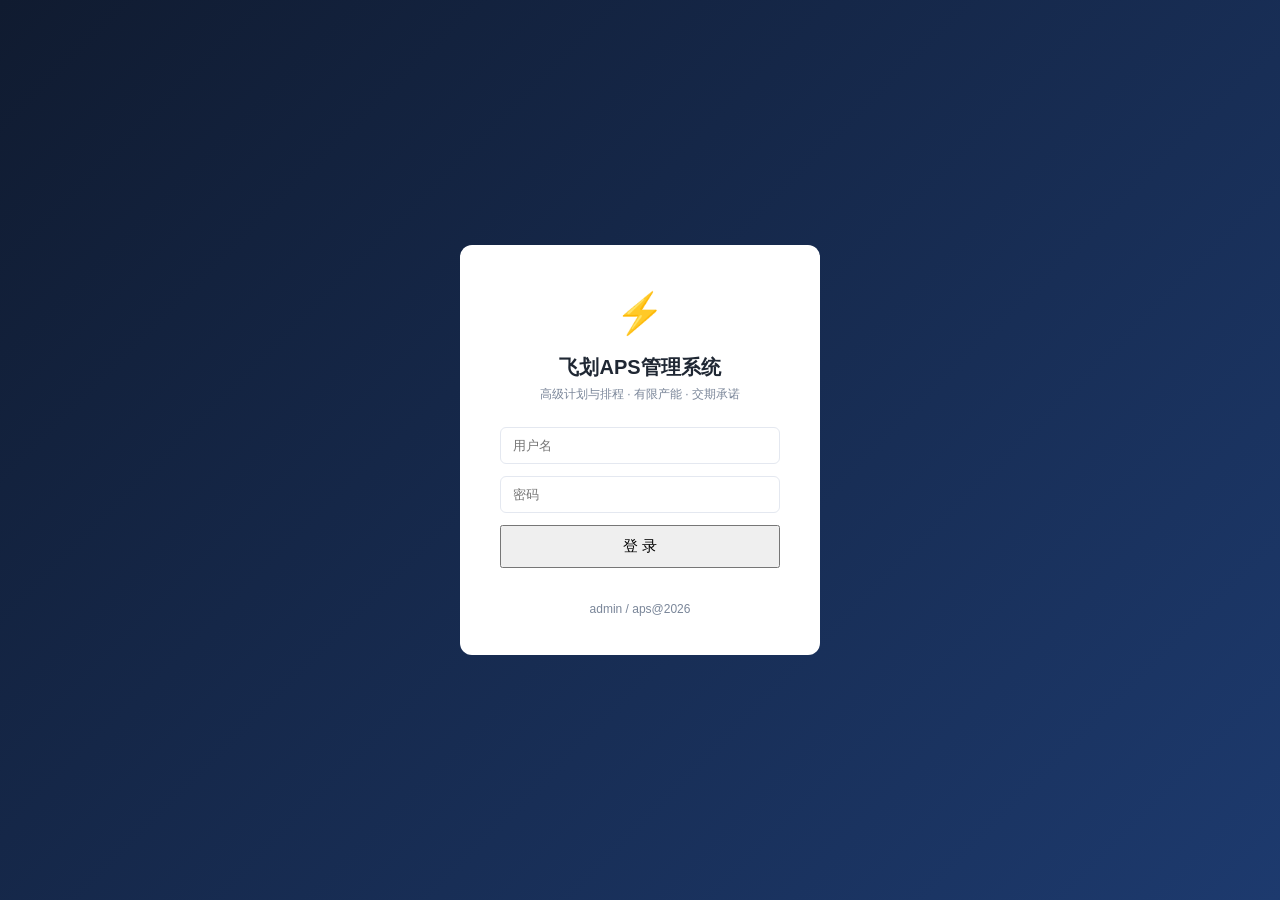
<file: frontend/login.html>
<!DOCTYPE html>
<html lang="zh-CN">
<head>
  <meta charset="UTF-8" />
  <meta name="viewport" content="width=device-width, initial-scale=1.0" />
  <title>登录 · 飞划APS管理系统</title>
  <link rel="icon" href="favicon.svg" type="image/svg+xml" />
  <link rel="stylesheet" href="style.css" />
</head>
<body class="login-body">
  <div class="login-card">
    <div class="login-logo">⚡</div>
    <h1>飞划APS管理系统</h1>
    <p class="login-sub">高级计划与排程 · 有限产能 · 交期承诺</p>
    <input id="username" placeholder="用户名" autocomplete="username" />
    <input id="password" type="password" placeholder="密码" autocomplete="current-password" />
    <button id="btn-login">登 录</button>
    <div id="login-err" class="login-err"></div>
    <div class="login-tip">admin / aps@2026</div>
  </div>
  <script>
    document.getElementById('btn-login').onclick = doLogin;
    document.getElementById('password').addEventListener('keydown', function (e) {
      if (e.key === 'Enter') doLogin();
    });
    function doLogin() {
      var u = document.getElementById('username').value.trim();
      var p = document.getElementById('password').value;
      fetch('/api/auth/login', {
        method: 'POST', headers: { 'Content-Type': 'application/json' },
        body: JSON.stringify({ username: u, password: p })
      }).then(function (r) { return r.json(); }).then(function (j) {
        if (j.code !== 200) { document.getElementById('login-err').textContent = j.message; return; }
        localStorage.setItem('aps_token', j.data.token);
        localStorage.setItem('aps_user', JSON.stringify(j.data));
        location.href = 'index.html';
      }).catch(function (e) { document.getElementById('login-err').textContent = '网络错误'; });
    }
    if (localStorage.getItem('aps_token')) location.href = 'index.html';
  </script>
</body>
</html>
</file>
<file: frontend/style.css>
:root {
  --bg: #f4f6fa; --card: #fff; --line: #e4e8f0;
  --pri: #2456e0; --pri-d: #1c46b8; --ok: #18a058; --warn: #d98b00; --err: #d03050;
  --txt: #1f2733; --sub: #7a8699; --side: #101b30;
}
* { box-sizing: border-box; margin: 0; padding: 0; }
body { font: 14px/1.6 "PingFang SC","Microsoft YaHei",sans-serif; background: var(--bg); color: var(--txt); }
#app { display: flex; min-height: 100vh; }
#sidebar { width: 210px; background: var(--side); color: #cdd6e6; display: flex; flex-direction: column; position: fixed; top:0; bottom:0; left:0; z-index: 10;}
.brand { font-size: 19px; font-weight: 700; color: #fff; padding: 18px 20px 2px; }
.brand-sub { font-size: 11px; color: #7d8db0; padding: 0 20px 14px; border-bottom: 1px solid #1e2c48; }
#nav { flex: 1; padding: 10px 0; overflow-y: auto; }
#nav a { display: block; padding: 10px 20px; color: #cdd6e6; text-decoration: none; font-size: 13.5px; border-left: 3px solid transparent; }
#nav a:hover { background: #182644; color: #fff; }
#nav a.on { background: #182644; color: #fff; border-left-color: var(--pri); }
.side-foot { padding: 14px 20px; font-size: 12px; color: #7d8db0; border-top: 1px solid #1e2c48; display:flex; justify-content: space-between; align-items:center;}
#main { flex: 1; margin-left: 210px; padding: 20px 24px; }
h2.page { font-size: 18px; margin-bottom: 14px; }
.toolbar { display: flex; gap: 8px; margin-bottom: 12px; flex-wrap: wrap; align-items: center; }
.card { background: var(--card); border: 1px solid var(--line); border-radius: 8px; padding: 16px; margin-bottom: 14px; }
.card h3 { font-size: 14px; margin-bottom: 10px; color: var(--sub); font-weight: 600;}
table { width: 100%; border-collapse: collapse; background: #fff; }
.table-wrap { width: 100%; overflow-x: auto; }
th, td { padding: 8px 10px; border-bottom: 1px solid var(--line); text-align: left; font-size: 13px; white-space: nowrap;}
th { color: var(--sub); font-weight: 600; background: #f8fafd; }
tr:hover td { background: #f6f9ff; }
.btn { display:inline-block; background: var(--pri); color:#fff; border:none; padding:7px 14px; border-radius:6px; cursor:pointer; font-size:13px; }
.btn:hover { background: var(--pri-d); }
.btn.ghost { background:#fff; color:var(--txt); border:1px solid var(--line); }
.btn.sm { padding: 4px 10px; font-size: 12px; }
.btn.danger { background: var(--err); }
.btn:disabled { opacity:.5; cursor:not-allowed; }
input, select, textarea { padding: 7px 10px; border: 1px solid var(--line); border-radius: 6px; font-size: 13px; outline: none; background:#fff;}
input:focus, select:focus { border-color: var(--pri); }
.kpis { display: grid; grid-template-columns: repeat(auto-fit, minmax(160px, 1fr)); gap: 12px; margin-bottom: 14px; }
.kpi { background:#fff; border:1px solid var(--line); border-radius:8px; padding:14px 16px; }
.kpi .v { font-size: 22px; font-weight: 700; }
.kpi .t { font-size: 12px; color: var(--sub); }
.tag { display:inline-block; padding:1px 8px; border-radius: 10px; font-size: 12px; }
.tag.ok { background:#e8f7ef; color: var(--ok); }
.tag.warn { background:#fdf3e0; color: var(--warn); }
.tag.err { background:#fdebee; color: var(--err); }
.tag.info { background:#e8effd; color: var(--pri); }
.bar { height: 10px; background:#eef1f7; border-radius: 5px; overflow:hidden; min-width: 100px;}
.bar > i { display:block; height:100%; background: var(--pri); }
.bar > i.over { background: var(--err); }
.bar > i.warn { background: var(--warn); }
.hidden { display: none !important; }
.modal-mask { position: fixed; inset: 0; background: rgba(10,18,35,.45); z-index: 50; display:flex; align-items:center; justify-content:center;}
.modal { background:#fff; border-radius: 10px; padding: 20px; width: min(680px, 92vw); max-height: 86vh; overflow:auto; }
.modal h3 { margin-bottom: 12px; }
.modal .frow { display:flex; gap:10px; margin-bottom:10px; }
.modal .frow label { width: 96px; text-align:right; color:var(--sub); padding-top:7px; font-size:13px; flex-shrink:0;}
.modal .frow input, .modal .frow select { flex:1; }
.toast { position: fixed; top: 18px; left: 50%; transform: translateX(-50%); background:#1f2733; color:#fff; padding: 9px 20px; border-radius: 8px; z-index: 99; font-size: 13px;}
.empty { color: var(--sub); text-align:center; padding: 60px 0; }
/* gantt */
.gantt { overflow-x: auto; }
.g-row { display:flex; align-items:center; height: 30px; margin-bottom:2px; }
.g-label { width: 130px; flex-shrink:0; font-size:12px; color:var(--sub); }
.g-track { position:relative; flex:1; height: 24px; background: repeating-linear-gradient(90deg, #f0f3f9 0 1px, transparent 1px calc(100%/90)); background-color:#fafbfe; border-radius:4px; }
.g-bar { position:absolute; top:3px; height:18px; border-radius:4px; background: var(--pri); color:#fff; font-size:11px; line-height:18px; padding:0 6px; overflow:hidden; white-space:nowrap; cursor:default;}
.g-bar.late { background: var(--err); }
.g-bar.ok2 { background: var(--ok); }
/* login */
.login-body { display:flex; align-items:center; justify-content:center; min-height:100vh; background: linear-gradient(135deg,#101b30 0%, #1d3a6e 100%); }
.login-card { background:#fff; border-radius: 12px; padding: 36px 40px; width: 360px; text-align:center; }
.login-logo { font-size: 40px; }
.login-card h1 { font-size: 20px; margin: 6px 0 2px; }
.login-sub { color: var(--sub); font-size: 12px; margin-bottom: 22px; }
.login-card input { width: 100%; margin-bottom: 12px; padding: 10px 12px; }
.login-card button { width: 100%; padding: 10px; font-size: 15px; }
.login-err { color: var(--err); font-size: 12px; min-height: 18px; margin-top: 6px;}
.login-tip { color: var(--sub); font-size: 12px; margin-top: 8px; }
@media (max-width: 760px) {
  html, body { overflow-x: hidden; }
  #main { overflow-x: auto; }
  #sidebar { width: 56px; }
  .brand, .brand-sub { display: none; }
  #nav a { padding: 12px 0; text-align: center; font-size: 11px; }
  #main { margin-left: 56px; padding: 12px; }
  .side-foot { flex-direction: column; gap: 6px; }
}
</file>
